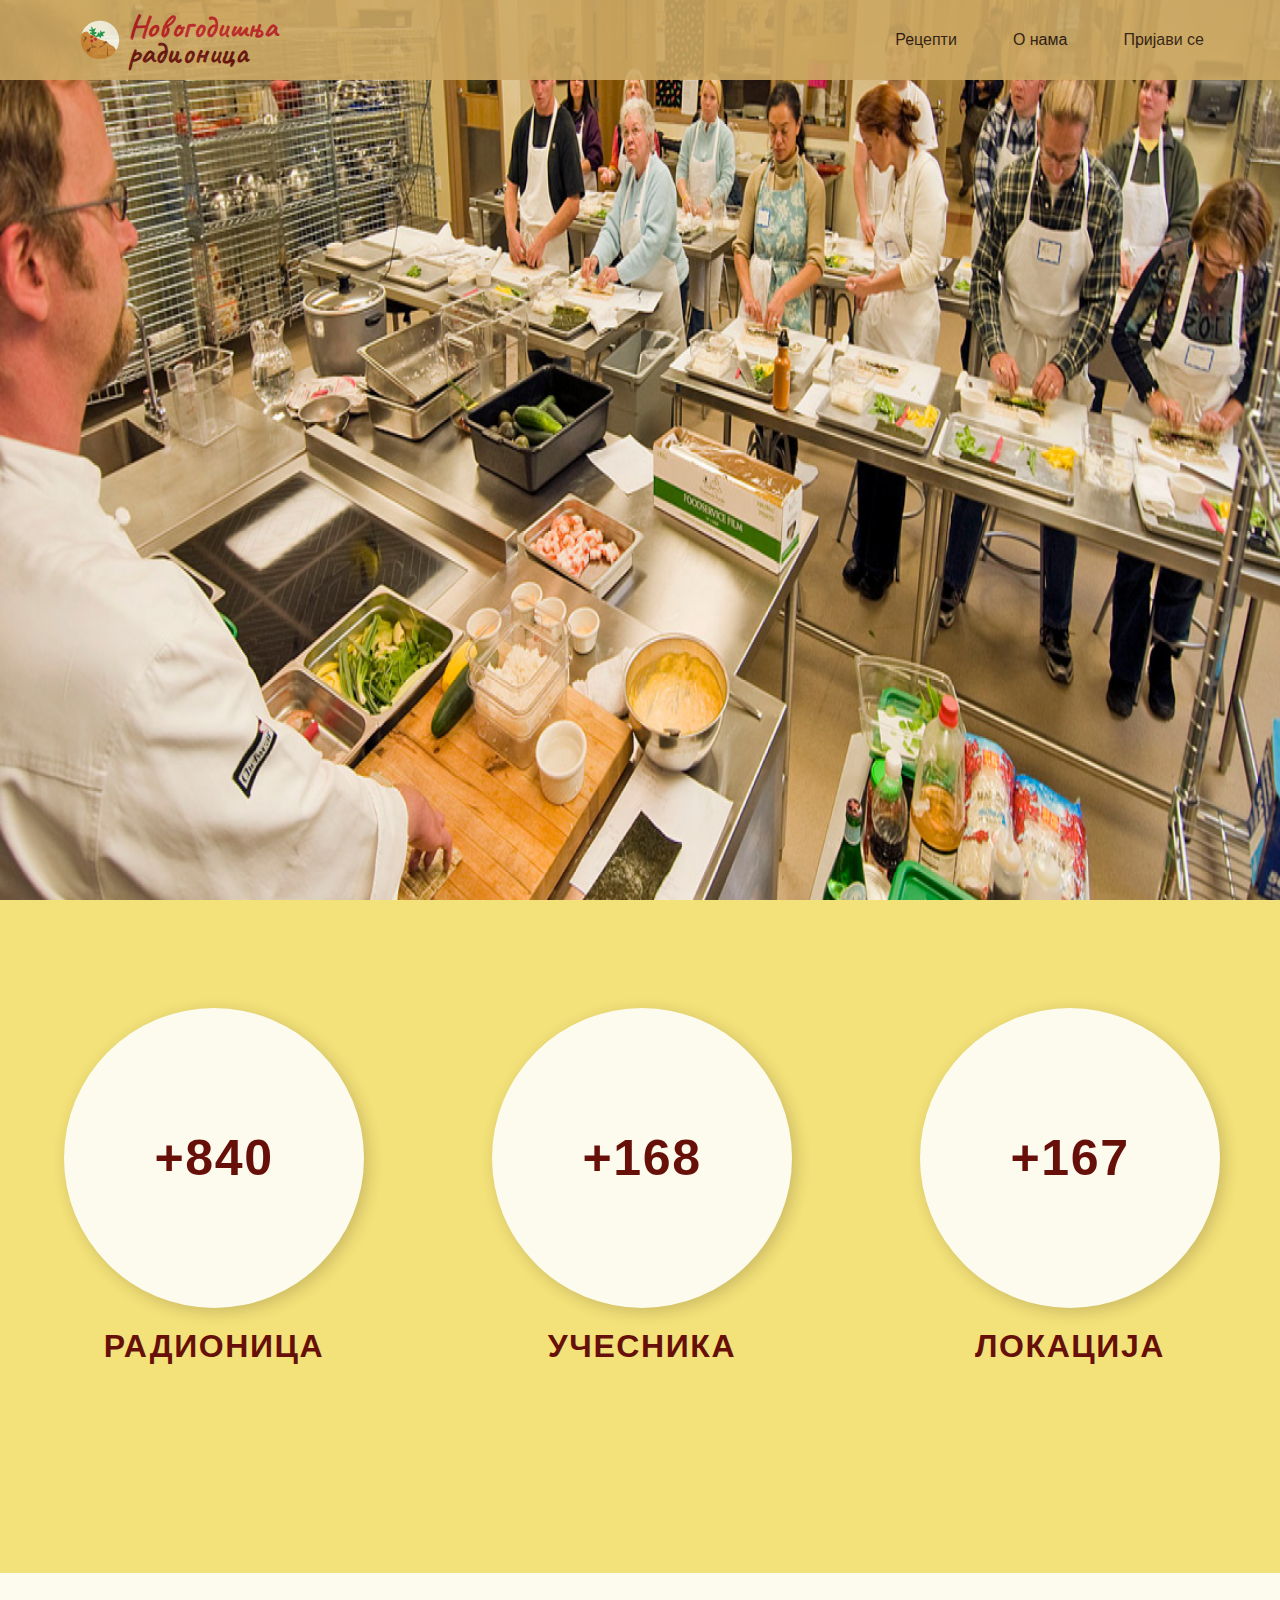
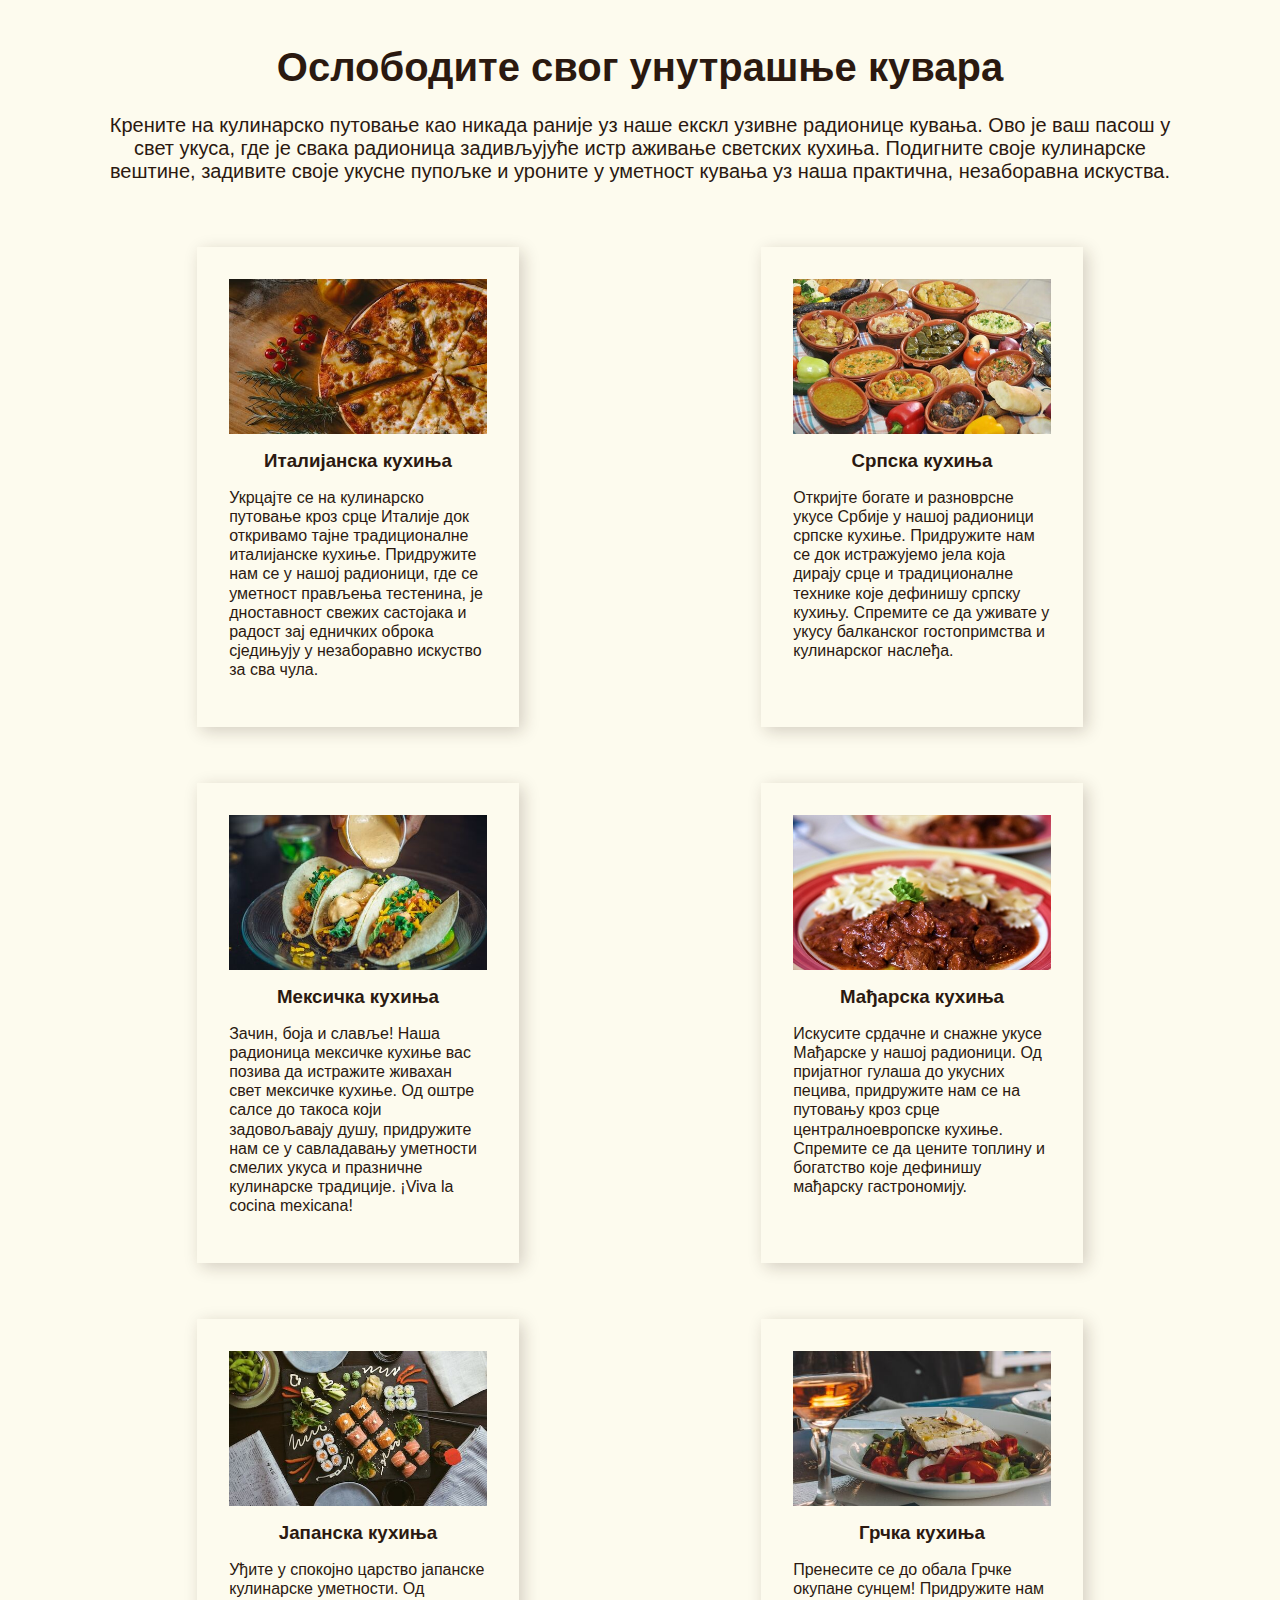
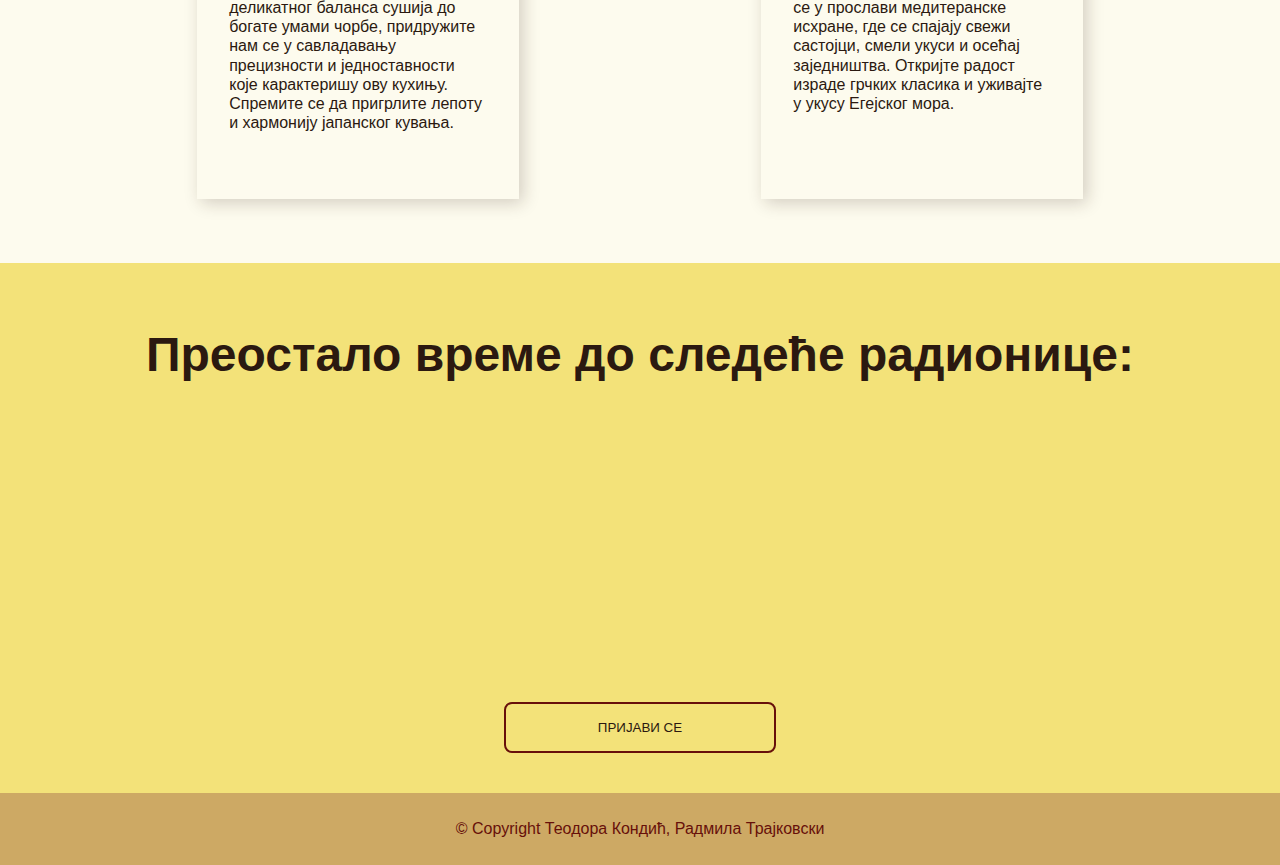
<file: index.html>
<!DOCTYPE html>
<html lang="en">
  <head>
    <meta charset="UTF-8" />
    <meta name="viewport" content="width=device-width, initial-scale=1.0" />
    <title>Novogodišnja</title>
    <link rel="icon" href="slike/Logo.svg" />
    <link rel="stylesheet" href="index.css" />
    <link rel="preconnect" href="https://fonts.googleapis.com" />
    <link rel="preconnect" href="https://fonts.gstatic.com" crossorigin />
    <link
      href="https://fonts.googleapis.com/css2?family=Caveat:wght@400;500&display=swap"
      rel="stylesheet"
    />
  </head>
  <body>
    <header>
      <a href="index.html">
        <img src="slike/Logo.svg" alt="Logo" id="logo" />
        <h1>Новогодишња<br /><span>радионица</span></h1>
      </a>
      <nav>
        <a href="recepti.html" id="link">Рецепти</a>
        <a href="o nama.html">О нама</a>
        <a href="prijava.html">Пријави се</a>
      </nav>
    </header>
    <img id="baner" src="slike/baner.png" alt="" />
    <div class="sinise">
      <div class="sinisa">
        <div class="kruzic">
          <span> + </span>

          <span data-target="1000" class="count">0</span>
        </div>
        <span>РАДИОНИЦА</span>
      </div>

      <div class="sinisa">
        <div class="kruzic">
          <span> + </span>
          <span data-target="300" class="count">0</span>
        </div>

        <span>УЧЕСНИКА</span>
      </div>
      <div class="sinisa">
        <div class="kruzic">
          <span> + </span>
          <span data-target="200" class="count">0</span>
        </div>
        <span>ЛОКАЦИЈА</span>
      </div>
    </div>
    <section>
      <div class="radnasl">
        <h1>Ослободите свог унутрашње куварa</h1>
        <p>
          Крените на кулинарско путовање као никада раније уз наше екскл узивне
          радионице кувања. Ово је ваш пасош у свет укуса, где је свака
          радионица задивљујуће истр аживање светских кухиња. Подигните своје
          кулинарске вештине, задивите своје укусне пупољке и уроните у уметност
          кувања уз наша практична, незаборавна искуства.
        </p>
      </div>

      <div class="radionice">
        <div class="radionica">
          <img src="slike/italijanska.jpg" alt="" />
          <h3>Италијанска кухиња</h3>
          <p>
            Укрцајте се на кулинарско путовање кроз срце Италије док откривамо
            тајне традиционалне италијанске кухиње. Придружите нам се у нашој
            радионици, где се уметност прављења тестенина, је дноставност свежих
            састојака и радост зај едничких оброка сједињују у незаборавно
            искуство за сва чула.
          </p>
        </div>

        <div class="radionica">
          <img src="slike/srpska.jpg" alt="" />
          <h3>Српска кухиња</h3>
          <p>
            Откријте богате и разноврсне укусе Србије у нашој радионици српске
            кухиње. Придружите нам се док истражујемо јела која дирају срце и
            традиционалне технике које дефинишу српску кухињу. Спремите се да
            уживате у укусу балканског гостопримства и кулинарског наслеђа.
          </p>
        </div>
        <div class="radionica">
          <img src="slike/meksicka.jpg" alt="" />
          <h3>Мексичка кухиња</h3>
          <p>
            Зачин, боја и славље! Наша радионица мексичке кухиње вас позива да
            истражите живахан свет мексичке кухиње. Од оштре салсе до такоса
            који задовољавају душу, придружите нам се у савладавању уметности
            смелих укуса и празничне кулинарске традиције. ¡Viva la cocina
            mexicana!
          </p>
        </div>
        <div class="radionica">
          <img src="slike/madjarska.jpg" alt="" />
          <h3>Мађарска кухиња</h3>
          <p>
            Искусите срдачне и снажне укусе Мађарске у нашој радионици. Од
            пријатног гулаша до укусних пецива, придружите нам се на путовању
            кроз срце централноевропске кухиње. Спремите се да цените топлину и
            богатство које дефинишу мађарску гастрономију.
          </p>
        </div>
        <div class="radionica">
          <img src="slike/japanska.jpg" alt="" />
          <h3>Јапанска кухиња</h3>
          <p>
            Уђите у спокојно царство јапанске кулинарске уметности. Од
            деликатног баланса сушија до богате умами чорбе, придружите нам се у
            савладавању прецизности и једноставности које карактеришу ову
            кухињу. Спремите се да пригрлите лепоту и хармонију јапанског
            кувања.
          </p>
        </div>
        <div class="radionica">
          <img src="slike/grcka.jpg" alt="" />
          <h3>Грчка кухињa</h3>
          <p>
            Пренесите се до обала Грчке окупане сунцем! Придружите нам се у
            прослави медитеранске исхране, где се спајају свежи састојци, смели
            укуси и осећај заједништва. Откријте радост израде грчких класика и
            уживајте у укусу Егејског мора.
          </p>
        </div>
      </div>
    </section>

    <section id="tajmer">
      <h1 id="txt">Преостало време до следеће радионице:</h1>

      <p id="vreme"></p>

      <button id="prijava">ПРИЈАВИ СЕ</button>
    </section>

    <div class="footer">
      <span id="copy">
        &copy Copyright Теодора Кондић, Радмила Трајковски
      </span>
    </div>

    <script src="app.js"></script>
  </body>
</html>
</file>
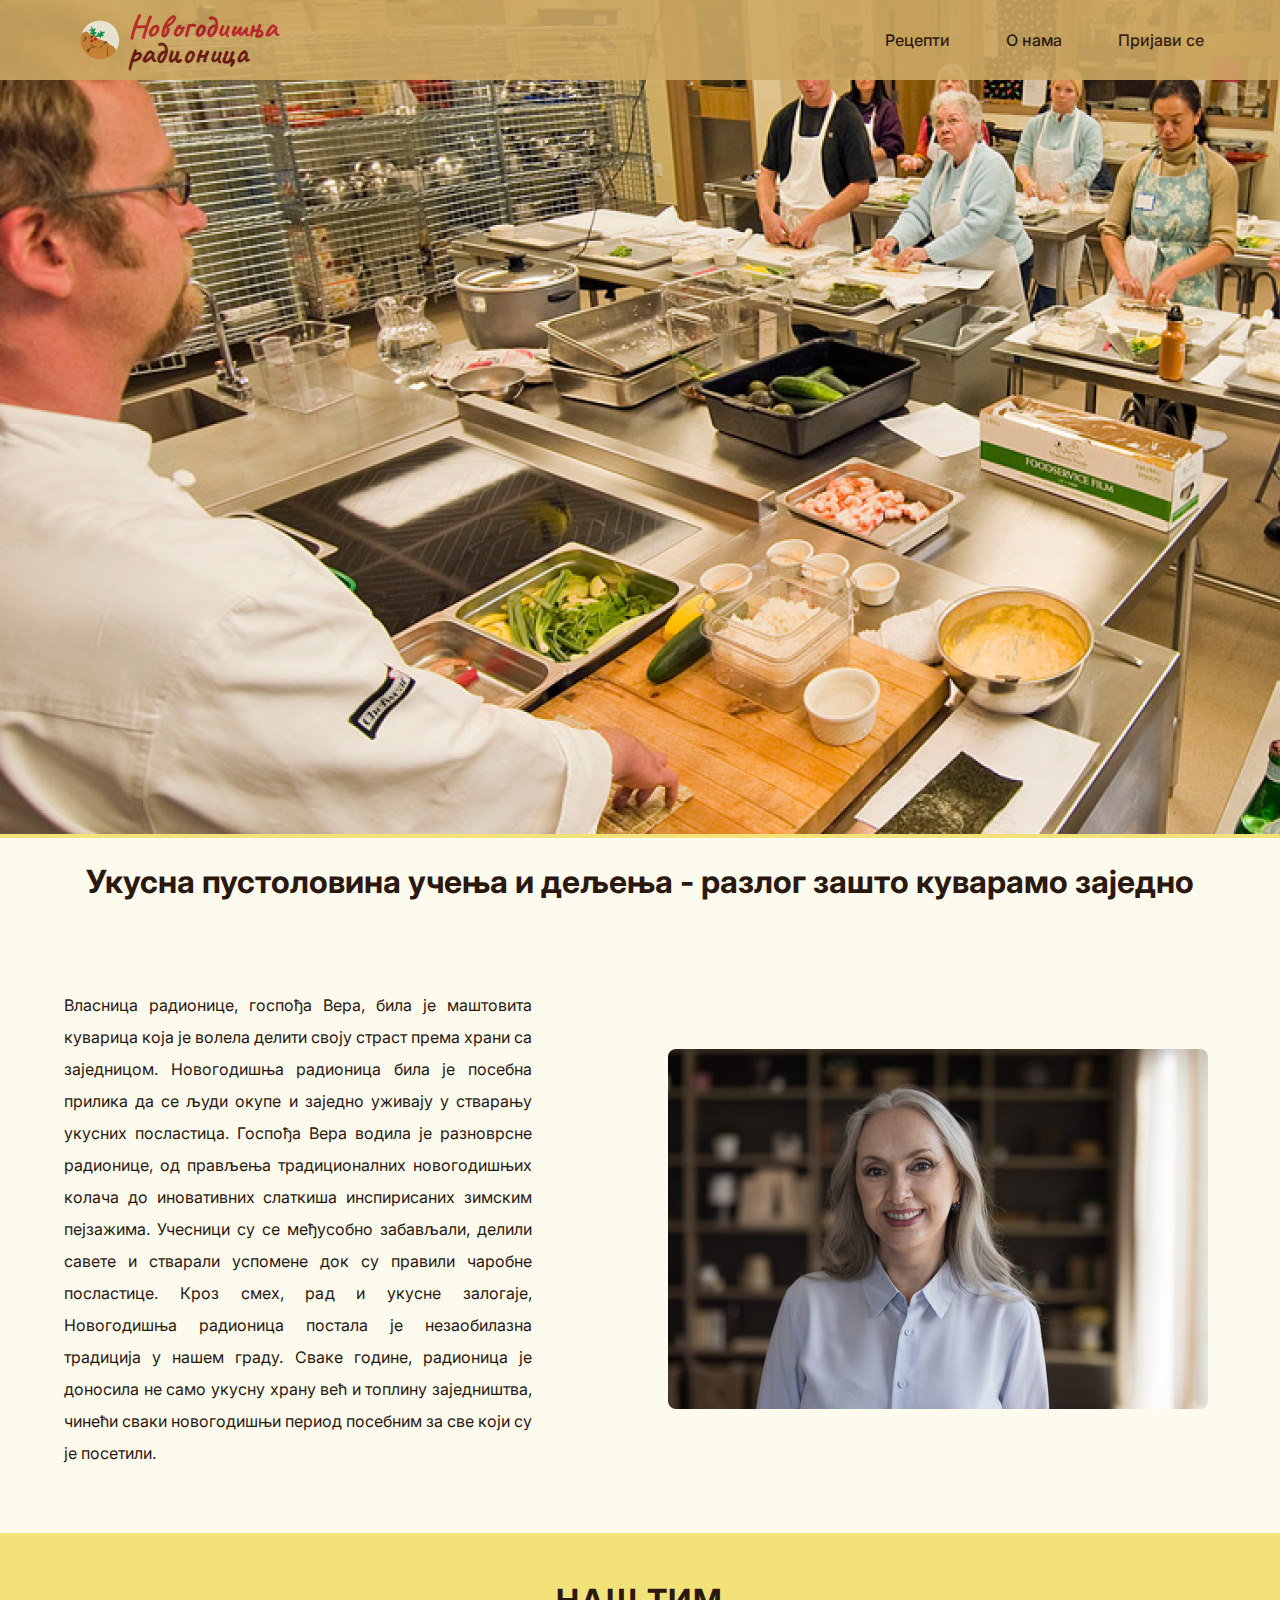
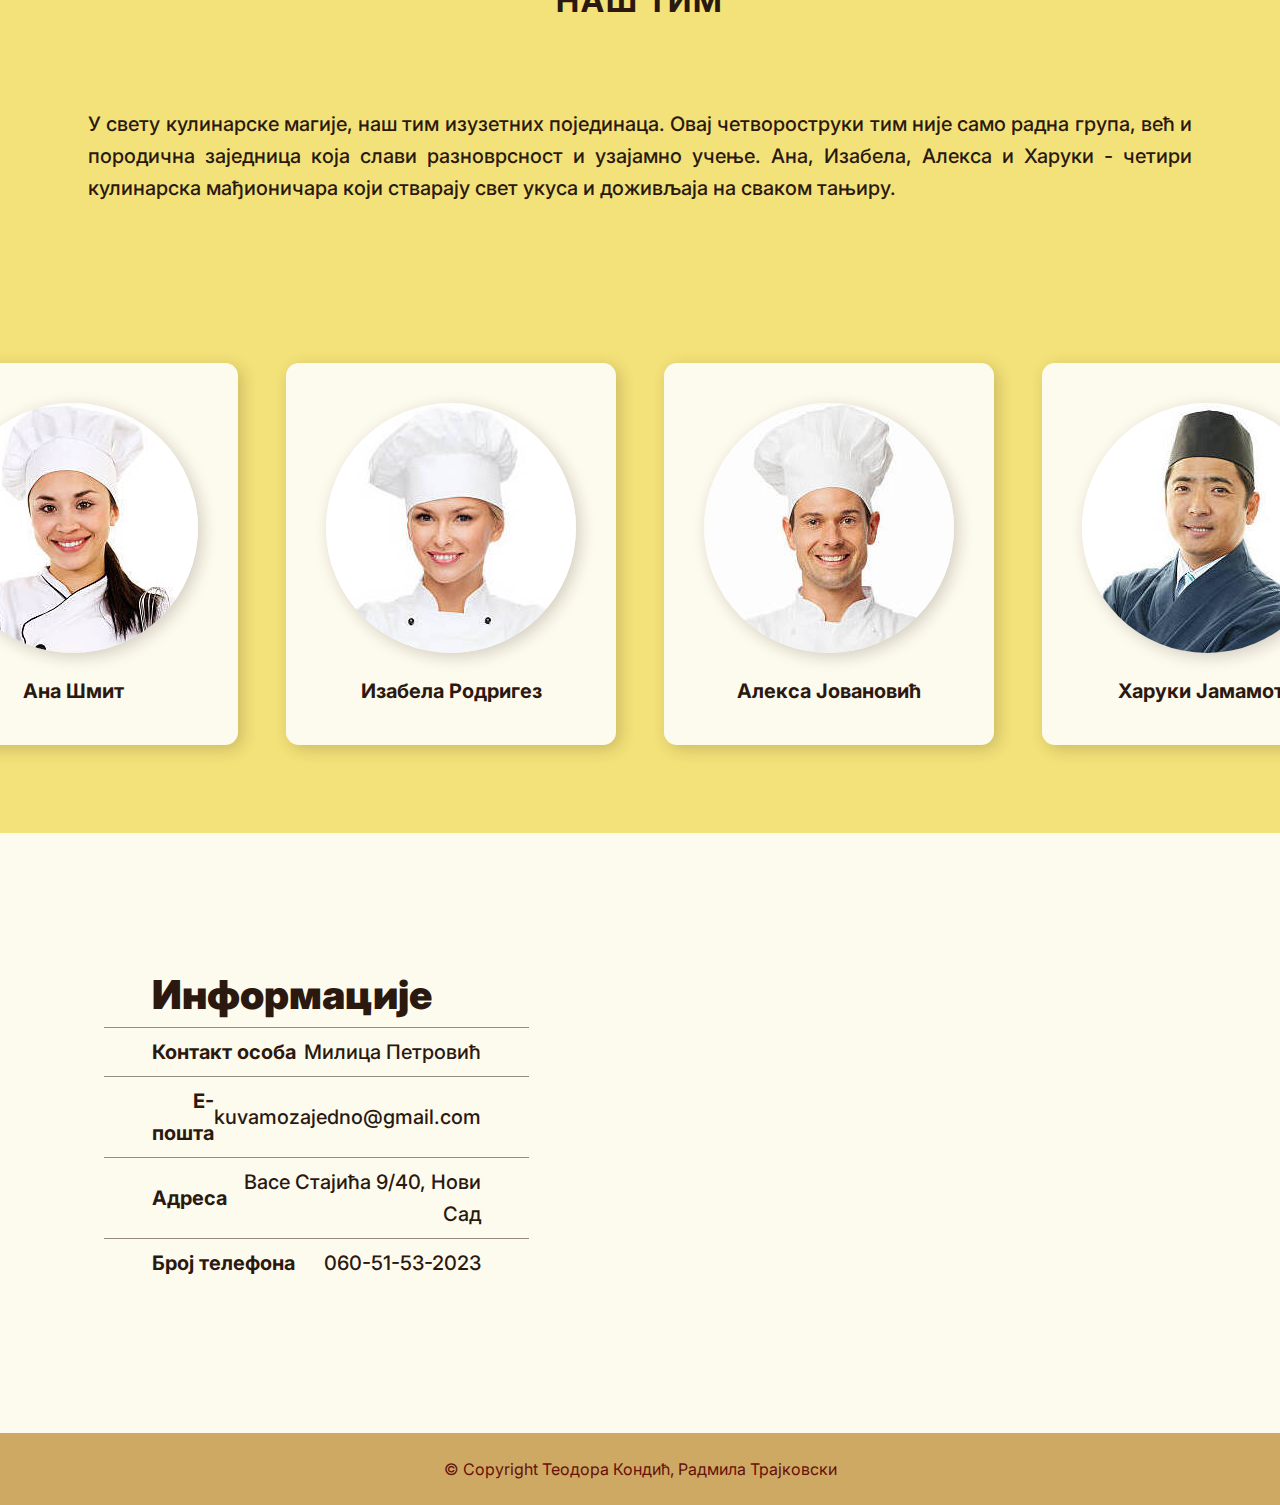
<file: o nama.html>
<!DOCTYPE html>
<html lang="en">
  <head>
    <meta charset="UTF-8" />
    <meta name="viewport" content="width=device-width, initial-scale=1.0" />
    <title>Document</title>
    <link rel="stylesheet" href="o nama.css" />
    <link rel="preconnect" href="https://fonts.googleapis.com" />
    <link rel="preconnect" href="https://fonts.gstatic.com" crossorigin />
    <link
      href="https://fonts.googleapis.com/css2?family=Caveat:wght@400;500&family=Headland+One&family=Inter:wght@300;400;700&display=swap"
      rel="stylesheet"
    />
  </head>
  <body>
    <header>
      <a href="index.html">
        <img src="slike/Logo.svg" alt="Logo" id="logo" />
        <h1>Новогодишња<br /><span>радионица</span></h1>
      </a>
      <nav>
        <a href="recepti.html">Рецепти</a>
        <a href="o nama.html">О нама</a>
        <a href="prijava.html">Пријави се</a>
      </nav>
    </header>
    <img src="slike/baner.png" alt="" />
    <section>
      <div class="onama">
        <h1>
          Укусна пустоловина учења и дељења - разлог зашто куварамо заједно
        </h1>
        <div>
          <p>
            Власница радионице, госпођа Вера, била је маштовита куварица која је
            волела делити своју страст према храни са заједницом. Новогодишња
            радионица била је посебна прилика да се људи окупе и заједно уживају
            у стварању укусних посластица. Госпођа Вера водила је разноврсне
            радионице, од прављења традиционалних новогодишњих колача до
            иновативних слаткиша инспирисаних зимским пејзажима. Учесници су се
            међусобно забављали, делили савете и стварали успомене док су
            правили чаробне посластице. Кроз смех, рад и укусне залогаје,
            Новогодишња радионица постала је незаобилазна традиција у нашем
            граду. Сваке године, радионица је доносила не само укусну храну већ
            и топлину заједништва, чинећи сваки новогодишњи период посебним за
            све који су је посетили.
          </p>
          <img src="slike/gospodja vera.jpg" />
        </div>
      </div>
    </section>

    <section id="osob">
      <h1 id="tim">НАШ ТИМ</h1>
      <p id="tim1">
        У свету кулинарске магије, наш тим изузетних појединаца. Овај
        четвороструки тим није само радна група, већ и породична заједница која
        слави разноврсност и узајамно учење. Ана, Изабела, Алекса и Харуки -
        четири кулинарска мађионичара који стварају свет укуса и доживљаја на
        сваком тањиру.
      </p>
      <div class="osobe">
        <div class="osoba">
          <img src="slike/osoba1.jpg" />
          <p class="h1">Ана Шмит</p>
        </div>
        <div class="osoba">
          <img src="slike/osoba2.jpg" />
          <p class="h1">Изабела Родригез</p>
        </div>
        <div class="osoba">
          <img src="slike/osoba3.jpg" />
          <p class="h1">Алекса Јовановић</p>
        </div>
        <div class="osoba">
          <img src="slike/osoba4.jpg" />
          <p class="h1">Харуки Јамамото</p>
        </div>
      </div>
    </section>
    <section>
      <div class="mapa">
        <div id="adresa">
          <h1 id="info1"><b>Информације</b></h1>
          <div class="info">
            <p><b>Контакт особа</b></p>
            <p>Милица Петровић</p>
          </div>
          <div class="info">
            <p><b>E-пошта</b></p>
            <p>kuvamozajedno@gmail.com</p>
          </div>
          <div class="info">
            <p><b>Адреса</b></p>
            <p>Васе Стајића 9/40, Нови Сад</p>
          </div>
          <div class="info">
            <p><b>Број телефона</b></p>
            <p>060-51-53-2023</p>
          </div>
        </div>
        <iframe
          src="https://www.google.com/maps/embed?pb=!1m18!1m12!1m3!1d2808.834285654371!2d19.84164917674176!3d45.25114367107135!2m3!1f0!2f0!3f0!3m2!1i1024!2i768!4f13.1!3m3!1m2!1s0x475b106bbdd6b439%3A0xba2860284808d7ef!2z0JLQsNGB0LUg0KHRgtCw0ZjQuNGb0LAgOSwg0J3QvtCy0Lgg0KHQsNC0IDIxMDAw!5e0!3m2!1ssr!2srs!4v1704968177559!5m2!1ssr!2srs"
          width="1000"
          height="600"
          style="border: 0"
          allowfullscreen=""
          loading="lazy"
          referrerpolicy="no-referrer-when-downgrade"
        ></iframe>
      </div>
    </section>

    <div class="footer">
      <span id="copy">&copy Copyright Теодора Кондић, Радмила Трајковски </span>
    </div>
  </body>
</html>
</file>
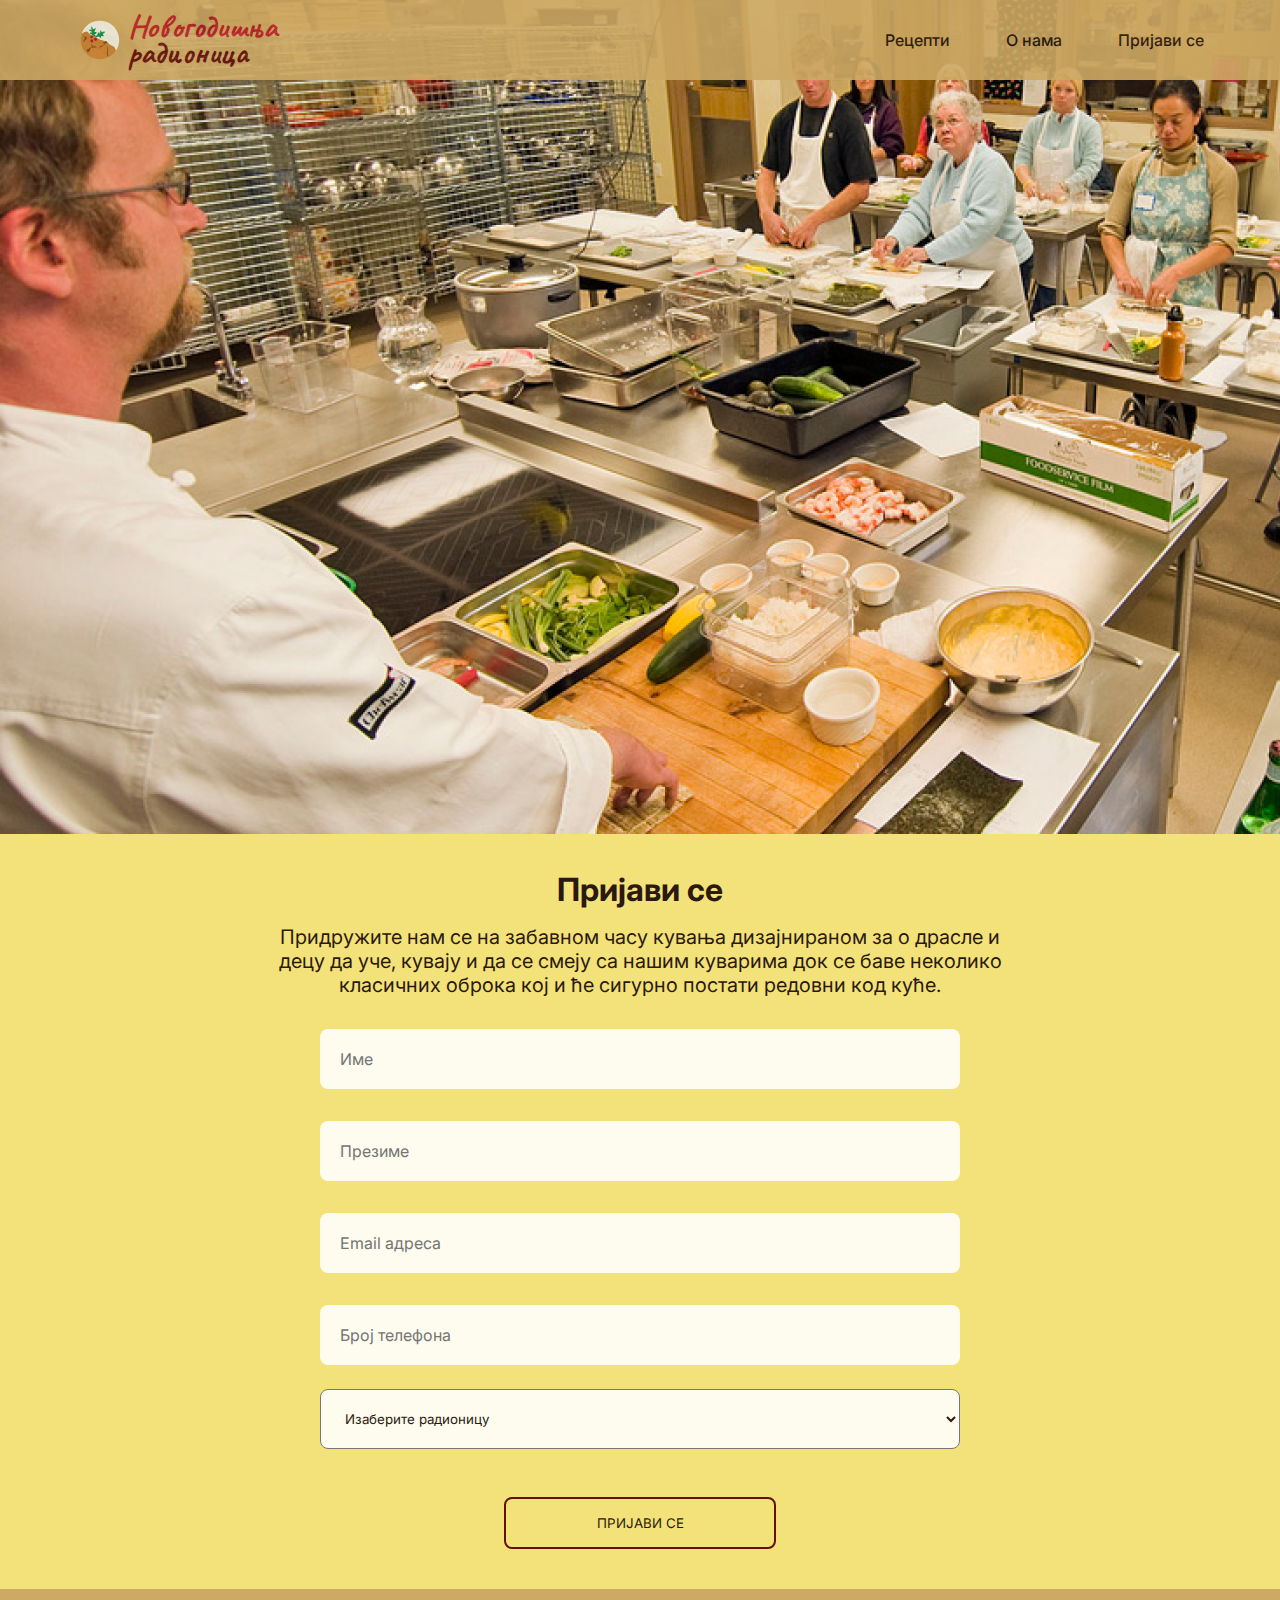
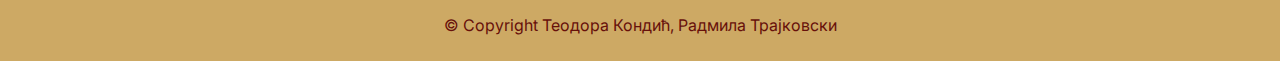
<file: prijava.html>
<!DOCTYPE html>
<html>
  <head>
    <meta charset="UTF-8" />
    <meta name="viewport" content="width=device-width, initial-scale=1.0" />
    <title>Novogodisnja radionica</title>

    <link rel="icon" href="slike/Logo.svg" />
    <link rel="stylesheet" href="prijava.css" />

    <link rel="preconnect" href="https://fonts.googleapis.com" />
    <link rel="preconnect" href="https://fonts.gstatic.com" crossorigin />
    <link
      href="https://fonts.googleapis.com/css2?family=Caveat:wght@400;500&family=Headland+One&family=Inter:wght@300;400;700&display=swap"
      rel="stylesheet"
    />
  </head>

  <body>
    <header>
      <a href="index.html">
        <img src="slike/Logo.svg" alt="Logo" id="logo" />
        <h1>Новогодишња<br /><span>радионица</span></h1>
      </a>
      <nav>
        <a href="recepti.html">Рецепти</a>
        <a href="o nama.html">О нама</a>
        <a href="prijava.html">Пријави се</a>
      </nav>
    </header>
    <img src="slike/baner.png" alt="" />
    <div class="forma">
      <h1 id="prijaviSe">Пријави се</h1>
      <p>
        Придружите нам се на забавном часу кувања дизајнираном за о драсле и
        децу да уче, кувају и да се смеју са нашим куварима док се баве неколико
        класичних оброка кој и ће сигурно постати редовни код куће.
      </p>
      <form>
        <input type="text" placeholder="Име" required />
        <input type="text" placeholder="Презиме" required />

        <input type="email" placeholder="Email адреса" />
        <input type="phone" placeholder="Број телефона" />

        <select name="radionica" id="radionica">
          <option value="">Изаберите радионицу</option>
          <option value="nr">Новогодишња радионица</option>
          <option value="ik">Италијанска кухиња</option>
          <option value="mk">Мексичка кухиња</option>
          <option value="kv">Коктел вече</option>
        </select>
        <button id="prijava">ПРИЈАВИ СЕ</button>
      </form>
    </div>
    <div id="myModal" class="modal">
      <div class="modal-content">
        <div class="sadrzaj">
          <h1>Успешна пријава!</h1>
          <svg
            width="90"
            height="90"
            viewBox="0 0 1024 1024"
            fill="none"
            xmlns="http://www.w3.org/2000/svg"
          >
            <path
              d="M512 0C229.232 0 0 229.232 0 512C0 794.784 229.232 1024 512 1024C794.784 1024 1024 794.784 1024 512C1024 229.232 794.784 0 512 0ZM512 961.008C264.976 961.008 64 759.024 64 511.998C64 264.974 264.976 63.998 512 63.998C759.024 63.998 960 264.975 960 511.998C960 759.021 759.024 961.008 512 961.008ZM716.336 324.656L415.935 626.944L280.655 491.664C268.159 479.168 247.903 479.168 235.391 491.664C222.895 504.16 222.895 524.416 235.391 536.912L393.775 695.312C406.271 707.792 426.527 707.792 439.039 695.312C440.479 693.872 441.712 692.303 442.832 690.672L761.616 369.919C774.096 357.423 774.096 337.167 761.616 324.656C749.104 312.16 728.848 312.16 716.336 324.656Z"
              fill="#0FA958"
            />
          </svg>
          <p>
            Хвала на поверењу. <br />
            Радујемo се будућој сарадњи и приликама које долазе.
          </p>
        </div>
      </div>
    </div>
    <div class="footer">
      <span id="copy">&copy Copyright Теодора Кондић, Радмила Трајковски </span>
    </div>
  </body>
</html>
<script src="prijava.js"></script>
</file>
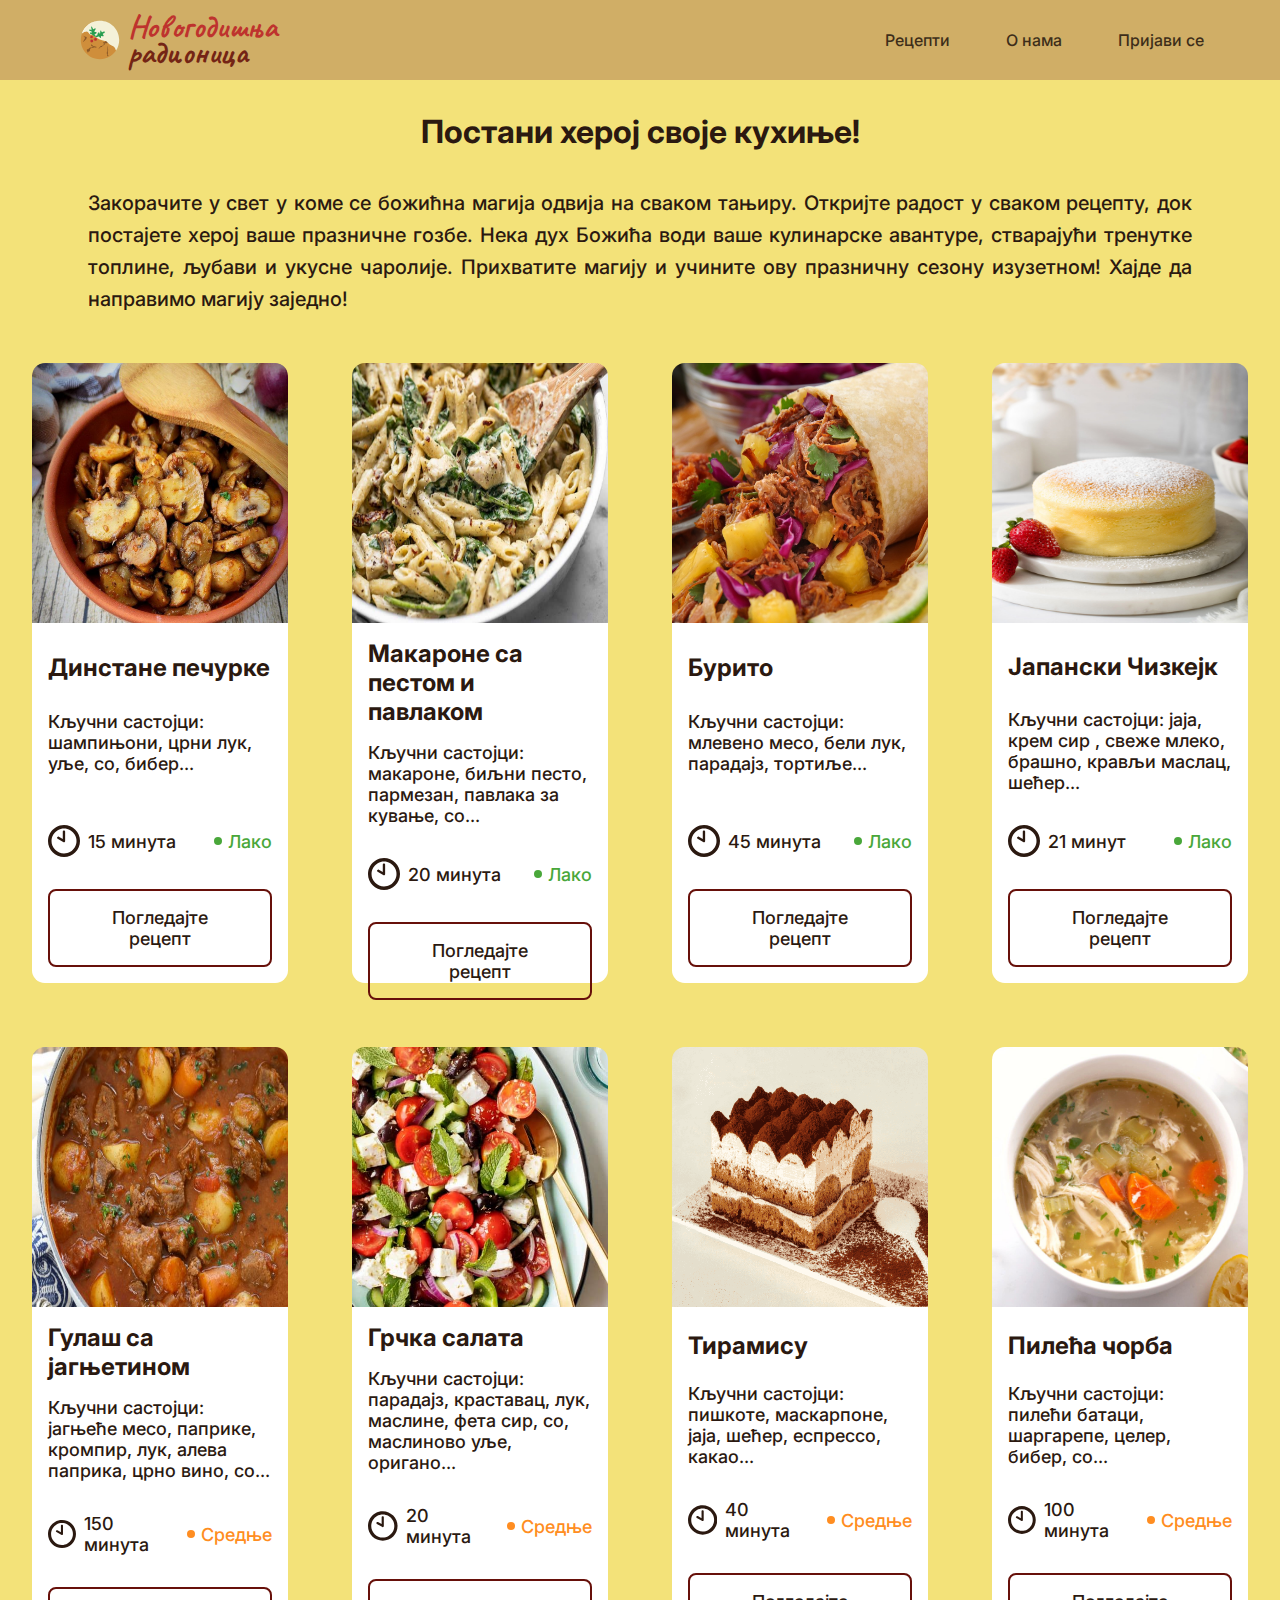
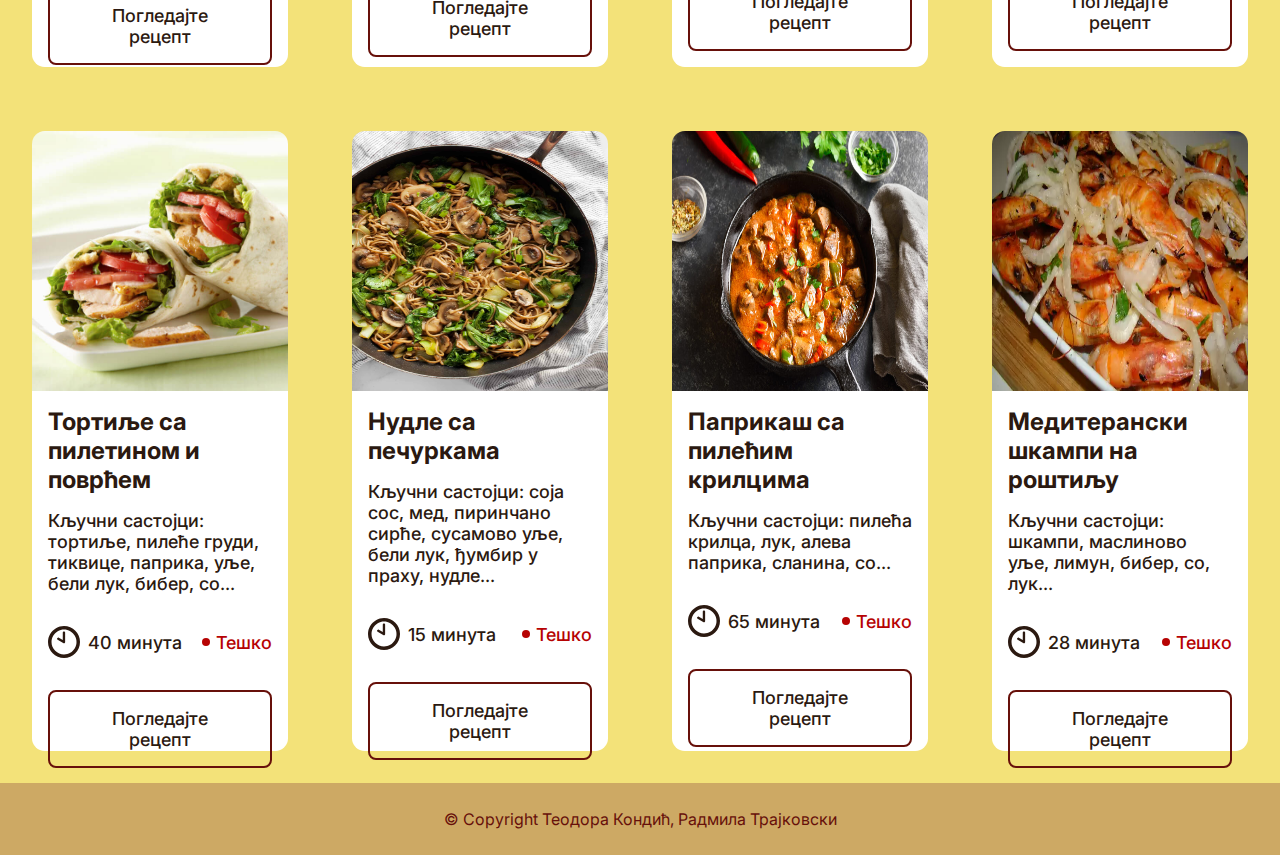
<file: recepti.html>
<!DOCTYPE html>
<html lang="en">
  
  <head>
    <meta charset="UTF-8" />
    <link rel="icon" href="slike/Logo.svg" />
    <link rel="stylesheet" href="recepti.css" />
    <meta name="viewport" content="width=device-width, initial-scale=1.0"
    />
    <link rel="preconnect" href="https://fonts.googleapis.com" />
    <link rel="preconnect" href="https://fonts.gstatic.com" crossorigin />
    <link href="https://fonts.googleapis.com/css2?family=Caveat:wght@400;500&family=Headland+One&family=Inter:wght@300;400;700&display=swap"
    rel="stylesheet" />
    <title>
      Рецепти
    </title>
  </head>
  
  <body>
    <header>
      <a href="index.html">
        <img src="slike/Logo.svg" alt="Logo" id="logo" />
        <h1>
          Новогодишња
          <br />
          <span>
            радионица
          </span>
        </h1>
      </a>
      <nav>
        <a href="recepti.html">
          Рецепти
        </a>
        <a href="o nama.html">
          О нама
        </a>
        <a href="prijava.html">
          Пријави се
        </a>
      </nav>
    </header>
    <div class="main">
      <div class="h">
        <h1>
          Постани херој своје кухиње!
        </h1>
        <br />
        <span id="tekst">
          Закорачите у свет у коме се божићна магија одвија на сваком тањиру. Откријте
          радост у сваком рецепту, док постајете херој ваше празничне гозбе. Нека
          дух Божића води ваше кулинарске авантуре, стварајући тренутке топлине,
          љубави и укусне чаролије. Прихватите магију и учините ову празничну сезону
          изузетном! Хајде да направимо магију заједно!
        </span>
      </div>
      <div class="kartice">
        <div class="kartica">
          <img src="slike/pecurke.png" alt="" />
          <div class="donjiDeo">
            <div class="naslov">
              <h2>
                Динстане печурке
              </h2>
            </div>
            <div class="sastojci">
              <span>
                Кључни састојци: шампињони, црни лук, уље, со, бибер...
              </span>
            </div>
            <div class="sve">
              <div class="vreme">
                <div class="vr1">
                  <svg width="32" height="32" viewBox="0 0 32 32" fill="none" xmlns="http://www.w3.org/2000/svg">
                    <path d="M0 16.0284C0 13.1297 0.72469 10.4441 2.15986 7.98579C3.59503 5.52753 5.54174 3.58082 8 2.14565C10.4583 0.710479 13.1297 0 16.0142 0C18.1741 0 20.2487 0.426288 22.2238 1.26465C24.1989 2.10302 25.8899 3.254 27.325 4.67496C28.7602 6.09591 29.897 7.80107 30.7353 9.79041C31.5737 11.7798 32 13.8401 32 16.0284C32 18.1883 31.5737 20.2629 30.7353 22.238C29.897 24.2131 28.746 25.9183 27.325 27.3393C25.9041 28.7602 24.1989 29.897 22.2238 30.7353C20.2487 31.5737 18.1883 32 16.0142 32C13.8401 32 11.7513 31.5737 9.7762 30.7353C7.80107 29.897 6.09591 28.746 4.66075 27.325C3.22558 25.9041 2.10302 24.1989 1.25044 22.238C0.397868 20.2771 0 18.2025 0 16.0284ZM3.52398 16.0284C3.52398 19.3961 4.746 22.3233 7.20426 24.8099C9.66252 27.2682 12.5897 28.4902 16.0142 28.4902C18.2593 28.4902 20.3481 27.9361 22.2522 26.8135C24.1563 25.6909 25.6909 24.1847 26.8135 22.2664C27.9361 20.3481 28.5044 18.2735 28.5044 16.0284C28.5044 13.7833 27.9361 11.6945 26.8135 9.7762C25.6909 7.8579 24.1705 6.33748 22.2522 5.21492C20.3339 4.09236 18.2593 3.53819 16.0142 3.53819C13.7691 3.53819 11.6803 4.09236 9.7762 5.21492C7.87211 6.33748 6.33748 7.8579 5.20071 9.7762C4.06394 11.6945 3.52398 13.7833 3.52398 16.0284ZM9.09414 13.1012C9.04651 12.9535 9.03075 12.7973 9.04789 12.643C9.06504 12.4887 9.1147 12.3398 9.19361 12.206C9.34991 11.9218 9.59148 11.7371 9.9183 11.6377C10.2451 11.5382 10.5435 11.5808 10.8277 11.7371L14.778 13.968V6.56483C14.778 6.23801 14.8917 5.95382 15.119 5.72647C15.3464 5.49911 15.6306 5.38544 15.9574 5.38544C16.2842 5.38544 16.5684 5.49911 16.7957 5.72647C17.0231 5.95382 17.1368 6.23801 17.1368 6.56483V16.0426C17.1368 16.3694 17.0231 16.6536 16.7957 16.881C16.5684 17.1083 16.2842 17.222 15.9574 17.222C15.6618 17.2239 15.3769 17.1119 15.1616 16.9094L9.64831 13.8259C9.38168 13.6597 9.18468 13.4021 9.09414 13.1012Z"
                    fill="#2B1910" />
                  </svg>
                  <span>
                    15 минута
                  </span>
                </div>
                <div class="krug">
                  <svg width="12" height="12" viewBox="0 0 12 12" fill="none" xmlns="http://www.w3.org/2000/svg">
                    <circle cx="6" cy="6" r="6" fill="#49A73A" />
                  </svg>
                  <span id="lak">
                    Лако
                  </span>
                </div>
              </div>
            </div>
            <div class="dugme">
              <button>
                Погледајте рецепт
              </button>
            </div>
          </div>
        </div>
        <div class="kartica">
          <img src="slike/makaroni.jpg" alt="" />
          <div class="donjiDeo">
            <div class="naslov">
              <h2>
                Макароне са пестом и павлаком
              </h2>
            </div>
            <div class="sastojci">
              <span>
                Кључни састојци: макароне, биљни песто, пармезан, павлака за кување, со...
              </span>
            </div>
            <div class="sve">
              <div class="vreme">
                <div class="vr1">
                  <svg width="32" height="32" viewBox="0 0 32 32" fill="none" xmlns="http://www.w3.org/2000/svg">
                    <path d="M0 16.0284C0 13.1297 0.72469 10.4441 2.15986 7.98579C3.59503 5.52753 5.54174 3.58082 8 2.14565C10.4583 0.710479 13.1297 0 16.0142 0C18.1741 0 20.2487 0.426288 22.2238 1.26465C24.1989 2.10302 25.8899 3.254 27.325 4.67496C28.7602 6.09591 29.897 7.80107 30.7353 9.79041C31.5737 11.7798 32 13.8401 32 16.0284C32 18.1883 31.5737 20.2629 30.7353 22.238C29.897 24.2131 28.746 25.9183 27.325 27.3393C25.9041 28.7602 24.1989 29.897 22.2238 30.7353C20.2487 31.5737 18.1883 32 16.0142 32C13.8401 32 11.7513 31.5737 9.7762 30.7353C7.80107 29.897 6.09591 28.746 4.66075 27.325C3.22558 25.9041 2.10302 24.1989 1.25044 22.238C0.397868 20.2771 0 18.2025 0 16.0284ZM3.52398 16.0284C3.52398 19.3961 4.746 22.3233 7.20426 24.8099C9.66252 27.2682 12.5897 28.4902 16.0142 28.4902C18.2593 28.4902 20.3481 27.9361 22.2522 26.8135C24.1563 25.6909 25.6909 24.1847 26.8135 22.2664C27.9361 20.3481 28.5044 18.2735 28.5044 16.0284C28.5044 13.7833 27.9361 11.6945 26.8135 9.7762C25.6909 7.8579 24.1705 6.33748 22.2522 5.21492C20.3339 4.09236 18.2593 3.53819 16.0142 3.53819C13.7691 3.53819 11.6803 4.09236 9.7762 5.21492C7.87211 6.33748 6.33748 7.8579 5.20071 9.7762C4.06394 11.6945 3.52398 13.7833 3.52398 16.0284ZM9.09414 13.1012C9.04651 12.9535 9.03075 12.7973 9.04789 12.643C9.06504 12.4887 9.1147 12.3398 9.19361 12.206C9.34991 11.9218 9.59148 11.7371 9.9183 11.6377C10.2451 11.5382 10.5435 11.5808 10.8277 11.7371L14.778 13.968V6.56483C14.778 6.23801 14.8917 5.95382 15.119 5.72647C15.3464 5.49911 15.6306 5.38544 15.9574 5.38544C16.2842 5.38544 16.5684 5.49911 16.7957 5.72647C17.0231 5.95382 17.1368 6.23801 17.1368 6.56483V16.0426C17.1368 16.3694 17.0231 16.6536 16.7957 16.881C16.5684 17.1083 16.2842 17.222 15.9574 17.222C15.6618 17.2239 15.3769 17.1119 15.1616 16.9094L9.64831 13.8259C9.38168 13.6597 9.18468 13.4021 9.09414 13.1012Z"
                    fill="#2B1910" />
                  </svg>
                  <span>
                    20 минута
                  </span>
                </div>
                <div class="krug">
                  <svg width="12" height="12" viewBox="0 0 12 12" fill="none" xmlns="http://www.w3.org/2000/svg">
                    <circle cx="6" cy="6" r="6" fill="#49A73A" />
                  </svg>
                  <span id="lak">
                    Лако
                  </span>
                </div>
              </div>
            </div>
            <div class="dugme">
              <button>
                Погледајте рецепт
              </button>
            </div>
          </div>
        </div>
        <div class="kartica">
          <img src="slike/burito.jpeg" alt="" />
          <div class="donjiDeo">
            <div class="naslov">
              <h2>
                Бурито
              </h2>
              
            </div>
            <div class="sastojci">
              <span>
                Кључни састојци: млевено месо, бели лук, парадајз, тортиље...
              </span>
            </div>
            <div class="sve">
              <div class="vreme">
                <div class="vr1">
                  <svg width="32" height="32" viewBox="0 0 32 32" fill="none" xmlns="http://www.w3.org/2000/svg">
                    <path d="M0 16.0284C0 13.1297 0.72469 10.4441 2.15986 7.98579C3.59503 5.52753 5.54174 3.58082 8 2.14565C10.4583 0.710479 13.1297 0 16.0142 0C18.1741 0 20.2487 0.426288 22.2238 1.26465C24.1989 2.10302 25.8899 3.254 27.325 4.67496C28.7602 6.09591 29.897 7.80107 30.7353 9.79041C31.5737 11.7798 32 13.8401 32 16.0284C32 18.1883 31.5737 20.2629 30.7353 22.238C29.897 24.2131 28.746 25.9183 27.325 27.3393C25.9041 28.7602 24.1989 29.897 22.2238 30.7353C20.2487 31.5737 18.1883 32 16.0142 32C13.8401 32 11.7513 31.5737 9.7762 30.7353C7.80107 29.897 6.09591 28.746 4.66075 27.325C3.22558 25.9041 2.10302 24.1989 1.25044 22.238C0.397868 20.2771 0 18.2025 0 16.0284ZM3.52398 16.0284C3.52398 19.3961 4.746 22.3233 7.20426 24.8099C9.66252 27.2682 12.5897 28.4902 16.0142 28.4902C18.2593 28.4902 20.3481 27.9361 22.2522 26.8135C24.1563 25.6909 25.6909 24.1847 26.8135 22.2664C27.9361 20.3481 28.5044 18.2735 28.5044 16.0284C28.5044 13.7833 27.9361 11.6945 26.8135 9.7762C25.6909 7.8579 24.1705 6.33748 22.2522 5.21492C20.3339 4.09236 18.2593 3.53819 16.0142 3.53819C13.7691 3.53819 11.6803 4.09236 9.7762 5.21492C7.87211 6.33748 6.33748 7.8579 5.20071 9.7762C4.06394 11.6945 3.52398 13.7833 3.52398 16.0284ZM9.09414 13.1012C9.04651 12.9535 9.03075 12.7973 9.04789 12.643C9.06504 12.4887 9.1147 12.3398 9.19361 12.206C9.34991 11.9218 9.59148 11.7371 9.9183 11.6377C10.2451 11.5382 10.5435 11.5808 10.8277 11.7371L14.778 13.968V6.56483C14.778 6.23801 14.8917 5.95382 15.119 5.72647C15.3464 5.49911 15.6306 5.38544 15.9574 5.38544C16.2842 5.38544 16.5684 5.49911 16.7957 5.72647C17.0231 5.95382 17.1368 6.23801 17.1368 6.56483V16.0426C17.1368 16.3694 17.0231 16.6536 16.7957 16.881C16.5684 17.1083 16.2842 17.222 15.9574 17.222C15.6618 17.2239 15.3769 17.1119 15.1616 16.9094L9.64831 13.8259C9.38168 13.6597 9.18468 13.4021 9.09414 13.1012Z"
                    fill="#2B1910" />
                  </svg>
                  <span>
                    45 минута
                  </span>
                </div>
                <div class="krug">
                  <svg width="12" height="12" viewBox="0 0 12 12" fill="none" xmlns="http://www.w3.org/2000/svg">
                    <circle cx="6" cy="6" r="6" fill="#49A73A" />
                  </svg>
                  <span id="lak">
                    Лако
                  </span>
                </div>
              </div>
            </div>
            <div class="dugme">
              <button>
                Погледајте рецепт
              </button>
            </div>
          </div>
        </div>
        <div class="kartica">
          <img src="slike/japanski cizkejk.jpg" alt="" />
          <div class="donjiDeo">
            <div class="naslov">
              <h2>
                Јапански Чизкејк
              </h2>
            </div>
            <div class="sastojci">
              <span>
                Кључни састојци: јаја, крем сир , свеже млеко, брашно, крављи маслац, шећер...
              </span>
            </div>
            <div class="sve">
              <div class="vreme">
                <div class="vr1">
                  <svg width="32" height="32" viewBox="0 0 32 32" fill="none" xmlns="http://www.w3.org/2000/svg">
                    <path d="M0 16.0284C0 13.1297 0.72469 10.4441 2.15986 7.98579C3.59503 5.52753 5.54174 3.58082 8 2.14565C10.4583 0.710479 13.1297 0 16.0142 0C18.1741 0 20.2487 0.426288 22.2238 1.26465C24.1989 2.10302 25.8899 3.254 27.325 4.67496C28.7602 6.09591 29.897 7.80107 30.7353 9.79041C31.5737 11.7798 32 13.8401 32 16.0284C32 18.1883 31.5737 20.2629 30.7353 22.238C29.897 24.2131 28.746 25.9183 27.325 27.3393C25.9041 28.7602 24.1989 29.897 22.2238 30.7353C20.2487 31.5737 18.1883 32 16.0142 32C13.8401 32 11.7513 31.5737 9.7762 30.7353C7.80107 29.897 6.09591 28.746 4.66075 27.325C3.22558 25.9041 2.10302 24.1989 1.25044 22.238C0.397868 20.2771 0 18.2025 0 16.0284ZM3.52398 16.0284C3.52398 19.3961 4.746 22.3233 7.20426 24.8099C9.66252 27.2682 12.5897 28.4902 16.0142 28.4902C18.2593 28.4902 20.3481 27.9361 22.2522 26.8135C24.1563 25.6909 25.6909 24.1847 26.8135 22.2664C27.9361 20.3481 28.5044 18.2735 28.5044 16.0284C28.5044 13.7833 27.9361 11.6945 26.8135 9.7762C25.6909 7.8579 24.1705 6.33748 22.2522 5.21492C20.3339 4.09236 18.2593 3.53819 16.0142 3.53819C13.7691 3.53819 11.6803 4.09236 9.7762 5.21492C7.87211 6.33748 6.33748 7.8579 5.20071 9.7762C4.06394 11.6945 3.52398 13.7833 3.52398 16.0284ZM9.09414 13.1012C9.04651 12.9535 9.03075 12.7973 9.04789 12.643C9.06504 12.4887 9.1147 12.3398 9.19361 12.206C9.34991 11.9218 9.59148 11.7371 9.9183 11.6377C10.2451 11.5382 10.5435 11.5808 10.8277 11.7371L14.778 13.968V6.56483C14.778 6.23801 14.8917 5.95382 15.119 5.72647C15.3464 5.49911 15.6306 5.38544 15.9574 5.38544C16.2842 5.38544 16.5684 5.49911 16.7957 5.72647C17.0231 5.95382 17.1368 6.23801 17.1368 6.56483V16.0426C17.1368 16.3694 17.0231 16.6536 16.7957 16.881C16.5684 17.1083 16.2842 17.222 15.9574 17.222C15.6618 17.2239 15.3769 17.1119 15.1616 16.9094L9.64831 13.8259C9.38168 13.6597 9.18468 13.4021 9.09414 13.1012Z"
                    fill="#2B1910" />
                  </svg>
                  <span>
                    21 минут
                  </span>
                </div>
                <div class="krug">
                  <svg width="12" height="12" viewBox="0 0 12 12" fill="none" xmlns="http://www.w3.org/2000/svg">
                    <circle cx="6" cy="6" r="6" fill="#49A73A" />
                  </svg>
                  <span id="lak">
                    Лако
                  </span>
                </div>
              </div>
            </div>
            <div class="dugme">
              <button>
                Погледајте рецепт
              </button>
            </div>
          </div>
        </div>
        <div class="kartica">
          <img src="slike/gulas.jpg" alt="" />
          <div class="donjiDeo">
            <div class="naslov">
              <h2>
                Гулаш са јагњетином
              </h2>
            </div>
            <div class="sastojci">
              <span>
                Кључни састојци: јагњеће месо, паприке, кромпир, лук, алева паприка, црно вино, со...
              </span>
            </div>
            <div class="sve">
              <div class="vreme">
                <div class="vr1">
                  <svg width="32" height="32" viewBox="0 0 32 32" fill="none" xmlns="http://www.w3.org/2000/svg">
                    <path d="M0 16.0284C0 13.1297 0.72469 10.4441 2.15986 7.98579C3.59503 5.52753 5.54174 3.58082 8 2.14565C10.4583 0.710479 13.1297 0 16.0142 0C18.1741 0 20.2487 0.426288 22.2238 1.26465C24.1989 2.10302 25.8899 3.254 27.325 4.67496C28.7602 6.09591 29.897 7.80107 30.7353 9.79041C31.5737 11.7798 32 13.8401 32 16.0284C32 18.1883 31.5737 20.2629 30.7353 22.238C29.897 24.2131 28.746 25.9183 27.325 27.3393C25.9041 28.7602 24.1989 29.897 22.2238 30.7353C20.2487 31.5737 18.1883 32 16.0142 32C13.8401 32 11.7513 31.5737 9.7762 30.7353C7.80107 29.897 6.09591 28.746 4.66075 27.325C3.22558 25.9041 2.10302 24.1989 1.25044 22.238C0.397868 20.2771 0 18.2025 0 16.0284ZM3.52398 16.0284C3.52398 19.3961 4.746 22.3233 7.20426 24.8099C9.66252 27.2682 12.5897 28.4902 16.0142 28.4902C18.2593 28.4902 20.3481 27.9361 22.2522 26.8135C24.1563 25.6909 25.6909 24.1847 26.8135 22.2664C27.9361 20.3481 28.5044 18.2735 28.5044 16.0284C28.5044 13.7833 27.9361 11.6945 26.8135 9.7762C25.6909 7.8579 24.1705 6.33748 22.2522 5.21492C20.3339 4.09236 18.2593 3.53819 16.0142 3.53819C13.7691 3.53819 11.6803 4.09236 9.7762 5.21492C7.87211 6.33748 6.33748 7.8579 5.20071 9.7762C4.06394 11.6945 3.52398 13.7833 3.52398 16.0284ZM9.09414 13.1012C9.04651 12.9535 9.03075 12.7973 9.04789 12.643C9.06504 12.4887 9.1147 12.3398 9.19361 12.206C9.34991 11.9218 9.59148 11.7371 9.9183 11.6377C10.2451 11.5382 10.5435 11.5808 10.8277 11.7371L14.778 13.968V6.56483C14.778 6.23801 14.8917 5.95382 15.119 5.72647C15.3464 5.49911 15.6306 5.38544 15.9574 5.38544C16.2842 5.38544 16.5684 5.49911 16.7957 5.72647C17.0231 5.95382 17.1368 6.23801 17.1368 6.56483V16.0426C17.1368 16.3694 17.0231 16.6536 16.7957 16.881C16.5684 17.1083 16.2842 17.222 15.9574 17.222C15.6618 17.2239 15.3769 17.1119 15.1616 16.9094L9.64831 13.8259C9.38168 13.6597 9.18468 13.4021 9.09414 13.1012Z"
                    fill="#2B1910" />
                  </svg>
                  <span>
                    150 минута
                  </span>
                </div>
                <div class="krug">
                  <svg width="12" height="12" viewBox="0 0 12 12" fill="none" xmlns="http://www.w3.org/2000/svg">
                    <circle cx="6" cy="6" r="6" fill="#ff8d21" />
                  </svg>
                  <span id="srednji">
                    Средње
                  </span>
                </div>
              </div>
            </div>
            <div class="dugme">
              <button>
                Погледајте рецепт
              </button>
            </div>
          </div>
        </div>
        <div class="kartica">
          <img src="slike/grcka salata.jpg" alt="" />
          <div class="donjiDeo">
            <div class="naslov">
              <h2>
                Грчка салата
              </h2>
              
            </div>
            <div class="sastojci">
              <span>
                Кључни састојци: парадајз, краставац, лук, маслине, фета сир, со, маслиново уље, оригано...
              </span>
            </div>
            <div class="sve">
              <div class="vreme">
                <div class="vr1">
                  <svg width="32" height="32" viewBox="0 0 32 32" fill="none" xmlns="http://www.w3.org/2000/svg">
                    <path d="M0 16.0284C0 13.1297 0.72469 10.4441 2.15986 7.98579C3.59503 5.52753 5.54174 3.58082 8 2.14565C10.4583 0.710479 13.1297 0 16.0142 0C18.1741 0 20.2487 0.426288 22.2238 1.26465C24.1989 2.10302 25.8899 3.254 27.325 4.67496C28.7602 6.09591 29.897 7.80107 30.7353 9.79041C31.5737 11.7798 32 13.8401 32 16.0284C32 18.1883 31.5737 20.2629 30.7353 22.238C29.897 24.2131 28.746 25.9183 27.325 27.3393C25.9041 28.7602 24.1989 29.897 22.2238 30.7353C20.2487 31.5737 18.1883 32 16.0142 32C13.8401 32 11.7513 31.5737 9.7762 30.7353C7.80107 29.897 6.09591 28.746 4.66075 27.325C3.22558 25.9041 2.10302 24.1989 1.25044 22.238C0.397868 20.2771 0 18.2025 0 16.0284ZM3.52398 16.0284C3.52398 19.3961 4.746 22.3233 7.20426 24.8099C9.66252 27.2682 12.5897 28.4902 16.0142 28.4902C18.2593 28.4902 20.3481 27.9361 22.2522 26.8135C24.1563 25.6909 25.6909 24.1847 26.8135 22.2664C27.9361 20.3481 28.5044 18.2735 28.5044 16.0284C28.5044 13.7833 27.9361 11.6945 26.8135 9.7762C25.6909 7.8579 24.1705 6.33748 22.2522 5.21492C20.3339 4.09236 18.2593 3.53819 16.0142 3.53819C13.7691 3.53819 11.6803 4.09236 9.7762 5.21492C7.87211 6.33748 6.33748 7.8579 5.20071 9.7762C4.06394 11.6945 3.52398 13.7833 3.52398 16.0284ZM9.09414 13.1012C9.04651 12.9535 9.03075 12.7973 9.04789 12.643C9.06504 12.4887 9.1147 12.3398 9.19361 12.206C9.34991 11.9218 9.59148 11.7371 9.9183 11.6377C10.2451 11.5382 10.5435 11.5808 10.8277 11.7371L14.778 13.968V6.56483C14.778 6.23801 14.8917 5.95382 15.119 5.72647C15.3464 5.49911 15.6306 5.38544 15.9574 5.38544C16.2842 5.38544 16.5684 5.49911 16.7957 5.72647C17.0231 5.95382 17.1368 6.23801 17.1368 6.56483V16.0426C17.1368 16.3694 17.0231 16.6536 16.7957 16.881C16.5684 17.1083 16.2842 17.222 15.9574 17.222C15.6618 17.2239 15.3769 17.1119 15.1616 16.9094L9.64831 13.8259C9.38168 13.6597 9.18468 13.4021 9.09414 13.1012Z"
                    fill="#2B1910" />
                  </svg>
                  <span>
                    20 минута
                  </span>
                </div>
                <div class="krug">
                  <svg width="12" height="12" viewBox="0 0 12 12" fill="none" xmlns="http://www.w3.org/2000/svg">
                    <circle cx="6" cy="6" r="6" fill="#ff8d21" />
                  </svg>
                  <span id="srednji">
                    Средње
                  </span>
                </div>
              </div>
            </div>
            <div class="dugme">
              <button>
                Погледајте рецепт
              </button>
            </div>
          </div>
        </div>
        <div class="kartica">
          <img src="slike/tiramisu.png" alt="" />
          <div class="donjiDeo">
            <div class="naslov">
              <h2>
                Тирамису
              </h2>
             
            </div>
            <div class="sastojci">
              <span>
                Кључни састојци: пишкоте, маскарпоне, јаја, шећер, еспрессо, какао...
              </span>
            </div>
            <div class="sve">
              <div class="vreme">
                <div class="vr1">
                  <svg width="32" height="32" viewBox="0 0 32 32" fill="none" xmlns="http://www.w3.org/2000/svg">
                    <path d="M0 16.0284C0 13.1297 0.72469 10.4441 2.15986 7.98579C3.59503 5.52753 5.54174 3.58082 8 2.14565C10.4583 0.710479 13.1297 0 16.0142 0C18.1741 0 20.2487 0.426288 22.2238 1.26465C24.1989 2.10302 25.8899 3.254 27.325 4.67496C28.7602 6.09591 29.897 7.80107 30.7353 9.79041C31.5737 11.7798 32 13.8401 32 16.0284C32 18.1883 31.5737 20.2629 30.7353 22.238C29.897 24.2131 28.746 25.9183 27.325 27.3393C25.9041 28.7602 24.1989 29.897 22.2238 30.7353C20.2487 31.5737 18.1883 32 16.0142 32C13.8401 32 11.7513 31.5737 9.7762 30.7353C7.80107 29.897 6.09591 28.746 4.66075 27.325C3.22558 25.9041 2.10302 24.1989 1.25044 22.238C0.397868 20.2771 0 18.2025 0 16.0284ZM3.52398 16.0284C3.52398 19.3961 4.746 22.3233 7.20426 24.8099C9.66252 27.2682 12.5897 28.4902 16.0142 28.4902C18.2593 28.4902 20.3481 27.9361 22.2522 26.8135C24.1563 25.6909 25.6909 24.1847 26.8135 22.2664C27.9361 20.3481 28.5044 18.2735 28.5044 16.0284C28.5044 13.7833 27.9361 11.6945 26.8135 9.7762C25.6909 7.8579 24.1705 6.33748 22.2522 5.21492C20.3339 4.09236 18.2593 3.53819 16.0142 3.53819C13.7691 3.53819 11.6803 4.09236 9.7762 5.21492C7.87211 6.33748 6.33748 7.8579 5.20071 9.7762C4.06394 11.6945 3.52398 13.7833 3.52398 16.0284ZM9.09414 13.1012C9.04651 12.9535 9.03075 12.7973 9.04789 12.643C9.06504 12.4887 9.1147 12.3398 9.19361 12.206C9.34991 11.9218 9.59148 11.7371 9.9183 11.6377C10.2451 11.5382 10.5435 11.5808 10.8277 11.7371L14.778 13.968V6.56483C14.778 6.23801 14.8917 5.95382 15.119 5.72647C15.3464 5.49911 15.6306 5.38544 15.9574 5.38544C16.2842 5.38544 16.5684 5.49911 16.7957 5.72647C17.0231 5.95382 17.1368 6.23801 17.1368 6.56483V16.0426C17.1368 16.3694 17.0231 16.6536 16.7957 16.881C16.5684 17.1083 16.2842 17.222 15.9574 17.222C15.6618 17.2239 15.3769 17.1119 15.1616 16.9094L9.64831 13.8259C9.38168 13.6597 9.18468 13.4021 9.09414 13.1012Z"
                    fill="#2B1910" />
                  </svg>
                  <span>
                    40 минута
                  </span>
                </div>
                <div class="krug">
                  <svg width="12" height="12" viewBox="0 0 12 12" fill="none" xmlns="http://www.w3.org/2000/svg">
                    <circle cx="6" cy="6" r="6" fill="#ff8d21" />
                  </svg>
                  <span id="srednji">
                    Средње
                  </span>
                </div>
              </div>
            </div>
            <div class="dugme">
              <button>
                Погледајте рецепт
              </button>
            </div>
          </div>
        </div>
        <div class="kartica">
          <img src="slike/supa.jpg" alt="" />
          <div class="donjiDeo">
            <div class="naslov">
              <h2>
                Пилећа чорба
              </h2>
              
            </div>
            <div class="sastojci">
              <span>
                Кључни састојци: пилећи батаци, шаргарепе, целер, бибер, со...
              </span>
            </div>
            <div class="sve">
              <div class="vreme">
                <div class="vr1">
                  <svg width="32" height="32" viewBox="0 0 32 32" fill="none" xmlns="http://www.w3.org/2000/svg">
                    <path d="M0 16.0284C0 13.1297 0.72469 10.4441 2.15986 7.98579C3.59503 5.52753 5.54174 3.58082 8 2.14565C10.4583 0.710479 13.1297 0 16.0142 0C18.1741 0 20.2487 0.426288 22.2238 1.26465C24.1989 2.10302 25.8899 3.254 27.325 4.67496C28.7602 6.09591 29.897 7.80107 30.7353 9.79041C31.5737 11.7798 32 13.8401 32 16.0284C32 18.1883 31.5737 20.2629 30.7353 22.238C29.897 24.2131 28.746 25.9183 27.325 27.3393C25.9041 28.7602 24.1989 29.897 22.2238 30.7353C20.2487 31.5737 18.1883 32 16.0142 32C13.8401 32 11.7513 31.5737 9.7762 30.7353C7.80107 29.897 6.09591 28.746 4.66075 27.325C3.22558 25.9041 2.10302 24.1989 1.25044 22.238C0.397868 20.2771 0 18.2025 0 16.0284ZM3.52398 16.0284C3.52398 19.3961 4.746 22.3233 7.20426 24.8099C9.66252 27.2682 12.5897 28.4902 16.0142 28.4902C18.2593 28.4902 20.3481 27.9361 22.2522 26.8135C24.1563 25.6909 25.6909 24.1847 26.8135 22.2664C27.9361 20.3481 28.5044 18.2735 28.5044 16.0284C28.5044 13.7833 27.9361 11.6945 26.8135 9.7762C25.6909 7.8579 24.1705 6.33748 22.2522 5.21492C20.3339 4.09236 18.2593 3.53819 16.0142 3.53819C13.7691 3.53819 11.6803 4.09236 9.7762 5.21492C7.87211 6.33748 6.33748 7.8579 5.20071 9.7762C4.06394 11.6945 3.52398 13.7833 3.52398 16.0284ZM9.09414 13.1012C9.04651 12.9535 9.03075 12.7973 9.04789 12.643C9.06504 12.4887 9.1147 12.3398 9.19361 12.206C9.34991 11.9218 9.59148 11.7371 9.9183 11.6377C10.2451 11.5382 10.5435 11.5808 10.8277 11.7371L14.778 13.968V6.56483C14.778 6.23801 14.8917 5.95382 15.119 5.72647C15.3464 5.49911 15.6306 5.38544 15.9574 5.38544C16.2842 5.38544 16.5684 5.49911 16.7957 5.72647C17.0231 5.95382 17.1368 6.23801 17.1368 6.56483V16.0426C17.1368 16.3694 17.0231 16.6536 16.7957 16.881C16.5684 17.1083 16.2842 17.222 15.9574 17.222C15.6618 17.2239 15.3769 17.1119 15.1616 16.9094L9.64831 13.8259C9.38168 13.6597 9.18468 13.4021 9.09414 13.1012Z"
                    fill="#2B1910" />
                  </svg>
                  <span>
                    100 минута
                  </span>
                </div>
                <div class="krug">
                  <svg width="12" height="12" viewBox="0 0 12 12" fill="none" xmlns="http://www.w3.org/2000/svg">
                    <circle cx="6" cy="6" r="6" fill="#ff8d21" />
                  </svg>
                  <span id="srednji">
                    Средње
                  </span>
                </div>
              </div>
            </div>
            <div class="dugme">
              <button>
                Погледајте рецепт
              </button>
            </div>
          </div>
        </div>
        <div class="kartica">
          <img src="slike/tortilje.jpg" alt="" />
          <div class="donjiDeo">
            <div class="naslov">
              <h2>
                Тортиље са пилетином и поврћем
              </h2>
             
            </div>
            <div class="sastojci">
              <span>
                Кључни састојци: тортиље, пилеће груди, тиквице, паприка, уље, бели лук, бибер, со...
              </span>
            </div>
            <div class="sve">
              <div class="vreme">
                <div class="vr1">
                  <svg width="32" height="32" viewBox="0 0 32 32" fill="none" xmlns="http://www.w3.org/2000/svg">
                    <path d="M0 16.0284C0 13.1297 0.72469 10.4441 2.15986 7.98579C3.59503 5.52753 5.54174 3.58082 8 2.14565C10.4583 0.710479 13.1297 0 16.0142 0C18.1741 0 20.2487 0.426288 22.2238 1.26465C24.1989 2.10302 25.8899 3.254 27.325 4.67496C28.7602 6.09591 29.897 7.80107 30.7353 9.79041C31.5737 11.7798 32 13.8401 32 16.0284C32 18.1883 31.5737 20.2629 30.7353 22.238C29.897 24.2131 28.746 25.9183 27.325 27.3393C25.9041 28.7602 24.1989 29.897 22.2238 30.7353C20.2487 31.5737 18.1883 32 16.0142 32C13.8401 32 11.7513 31.5737 9.7762 30.7353C7.80107 29.897 6.09591 28.746 4.66075 27.325C3.22558 25.9041 2.10302 24.1989 1.25044 22.238C0.397868 20.2771 0 18.2025 0 16.0284ZM3.52398 16.0284C3.52398 19.3961 4.746 22.3233 7.20426 24.8099C9.66252 27.2682 12.5897 28.4902 16.0142 28.4902C18.2593 28.4902 20.3481 27.9361 22.2522 26.8135C24.1563 25.6909 25.6909 24.1847 26.8135 22.2664C27.9361 20.3481 28.5044 18.2735 28.5044 16.0284C28.5044 13.7833 27.9361 11.6945 26.8135 9.7762C25.6909 7.8579 24.1705 6.33748 22.2522 5.21492C20.3339 4.09236 18.2593 3.53819 16.0142 3.53819C13.7691 3.53819 11.6803 4.09236 9.7762 5.21492C7.87211 6.33748 6.33748 7.8579 5.20071 9.7762C4.06394 11.6945 3.52398 13.7833 3.52398 16.0284ZM9.09414 13.1012C9.04651 12.9535 9.03075 12.7973 9.04789 12.643C9.06504 12.4887 9.1147 12.3398 9.19361 12.206C9.34991 11.9218 9.59148 11.7371 9.9183 11.6377C10.2451 11.5382 10.5435 11.5808 10.8277 11.7371L14.778 13.968V6.56483C14.778 6.23801 14.8917 5.95382 15.119 5.72647C15.3464 5.49911 15.6306 5.38544 15.9574 5.38544C16.2842 5.38544 16.5684 5.49911 16.7957 5.72647C17.0231 5.95382 17.1368 6.23801 17.1368 6.56483V16.0426C17.1368 16.3694 17.0231 16.6536 16.7957 16.881C16.5684 17.1083 16.2842 17.222 15.9574 17.222C15.6618 17.2239 15.3769 17.1119 15.1616 16.9094L9.64831 13.8259C9.38168 13.6597 9.18468 13.4021 9.09414 13.1012Z"
                    fill="#2B1910" />
                  </svg>
                  <span>
                    40 минута
                  </span>
                </div>
                <div class="krug">
                  <svg width="12" height="12" viewBox="0 0 12 12" fill="none" xmlns="http://www.w3.org/2000/svg">
                    <circle cx="6" cy="6" r="6" fill="#b60303" />
                  </svg>
                  <span id="tesko">
                    Тешко
                  </span>
                </div>
              </div>
            </div>
            <div class="dugme">
              <button>
                Погледајте рецепт
              </button>
            </div>
          </div>
        </div>
        <div class="kartica">
          <img src="slike/nudle.jpg" alt="" />
          <div class="donjiDeo">
            <div class="naslov">
              <h2>
                Нудле са печуркама
              </h2>
              
            </div>
            <div class="sastojci">
              <span>
                Кључни састојци: соја сос, мед, пиринчано сирће, сусамово уље, бели лук, ђумбир у праху, нудле...
              </span>
            </div>
            <div class="sve">
              <div class="vreme">
                <div class="vr1">
                  <svg width="32" height="32" viewBox="0 0 32 32" fill="none" xmlns="http://www.w3.org/2000/svg">
                    <path d="M0 16.0284C0 13.1297 0.72469 10.4441 2.15986 7.98579C3.59503 5.52753 5.54174 3.58082 8 2.14565C10.4583 0.710479 13.1297 0 16.0142 0C18.1741 0 20.2487 0.426288 22.2238 1.26465C24.1989 2.10302 25.8899 3.254 27.325 4.67496C28.7602 6.09591 29.897 7.80107 30.7353 9.79041C31.5737 11.7798 32 13.8401 32 16.0284C32 18.1883 31.5737 20.2629 30.7353 22.238C29.897 24.2131 28.746 25.9183 27.325 27.3393C25.9041 28.7602 24.1989 29.897 22.2238 30.7353C20.2487 31.5737 18.1883 32 16.0142 32C13.8401 32 11.7513 31.5737 9.7762 30.7353C7.80107 29.897 6.09591 28.746 4.66075 27.325C3.22558 25.9041 2.10302 24.1989 1.25044 22.238C0.397868 20.2771 0 18.2025 0 16.0284ZM3.52398 16.0284C3.52398 19.3961 4.746 22.3233 7.20426 24.8099C9.66252 27.2682 12.5897 28.4902 16.0142 28.4902C18.2593 28.4902 20.3481 27.9361 22.2522 26.8135C24.1563 25.6909 25.6909 24.1847 26.8135 22.2664C27.9361 20.3481 28.5044 18.2735 28.5044 16.0284C28.5044 13.7833 27.9361 11.6945 26.8135 9.7762C25.6909 7.8579 24.1705 6.33748 22.2522 5.21492C20.3339 4.09236 18.2593 3.53819 16.0142 3.53819C13.7691 3.53819 11.6803 4.09236 9.7762 5.21492C7.87211 6.33748 6.33748 7.8579 5.20071 9.7762C4.06394 11.6945 3.52398 13.7833 3.52398 16.0284ZM9.09414 13.1012C9.04651 12.9535 9.03075 12.7973 9.04789 12.643C9.06504 12.4887 9.1147 12.3398 9.19361 12.206C9.34991 11.9218 9.59148 11.7371 9.9183 11.6377C10.2451 11.5382 10.5435 11.5808 10.8277 11.7371L14.778 13.968V6.56483C14.778 6.23801 14.8917 5.95382 15.119 5.72647C15.3464 5.49911 15.6306 5.38544 15.9574 5.38544C16.2842 5.38544 16.5684 5.49911 16.7957 5.72647C17.0231 5.95382 17.1368 6.23801 17.1368 6.56483V16.0426C17.1368 16.3694 17.0231 16.6536 16.7957 16.881C16.5684 17.1083 16.2842 17.222 15.9574 17.222C15.6618 17.2239 15.3769 17.1119 15.1616 16.9094L9.64831 13.8259C9.38168 13.6597 9.18468 13.4021 9.09414 13.1012Z"
                    fill="#2B1910" />
                  </svg>
                  <span>
                    15 минута
                  </span>
                </div>
                <div class="krug">
                  <svg width="12" height="12" viewBox="0 0 12 12" fill="none" xmlns="http://www.w3.org/2000/svg">
                    <circle cx="6" cy="6" r="6" fill="#b60303" />
                  </svg>
                  <span id="tesko">
                    Тешко
                  </span>
                </div>
              </div>
            </div>
            <div class="dugme">
              <button>
                Погледајте рецепт
              </button>
            </div>
          </div>
        </div>
        <div class="kartica">
          <img src="slike/paprikas.jpg" alt="" />
          <div class="donjiDeo">
            <div class="naslov">
              <h2>
                Паприкаш са пилећим крилцима
              </h2>
              
            </div>
            <div class="sastojci">
              <span>
                Кључни састојци: пилећа крилца, лук, алева паприка, сланина, со...
              </span>
            </div>
            <div class="sve">
              <div class="vreme">
                <div class="vr1">
                  <svg width="32" height="32" viewBox="0 0 32 32" fill="none" xmlns="http://www.w3.org/2000/svg">
                    <path d="M0 16.0284C0 13.1297 0.72469 10.4441 2.15986 7.98579C3.59503 5.52753 5.54174 3.58082 8 2.14565C10.4583 0.710479 13.1297 0 16.0142 0C18.1741 0 20.2487 0.426288 22.2238 1.26465C24.1989 2.10302 25.8899 3.254 27.325 4.67496C28.7602 6.09591 29.897 7.80107 30.7353 9.79041C31.5737 11.7798 32 13.8401 32 16.0284C32 18.1883 31.5737 20.2629 30.7353 22.238C29.897 24.2131 28.746 25.9183 27.325 27.3393C25.9041 28.7602 24.1989 29.897 22.2238 30.7353C20.2487 31.5737 18.1883 32 16.0142 32C13.8401 32 11.7513 31.5737 9.7762 30.7353C7.80107 29.897 6.09591 28.746 4.66075 27.325C3.22558 25.9041 2.10302 24.1989 1.25044 22.238C0.397868 20.2771 0 18.2025 0 16.0284ZM3.52398 16.0284C3.52398 19.3961 4.746 22.3233 7.20426 24.8099C9.66252 27.2682 12.5897 28.4902 16.0142 28.4902C18.2593 28.4902 20.3481 27.9361 22.2522 26.8135C24.1563 25.6909 25.6909 24.1847 26.8135 22.2664C27.9361 20.3481 28.5044 18.2735 28.5044 16.0284C28.5044 13.7833 27.9361 11.6945 26.8135 9.7762C25.6909 7.8579 24.1705 6.33748 22.2522 5.21492C20.3339 4.09236 18.2593 3.53819 16.0142 3.53819C13.7691 3.53819 11.6803 4.09236 9.7762 5.21492C7.87211 6.33748 6.33748 7.8579 5.20071 9.7762C4.06394 11.6945 3.52398 13.7833 3.52398 16.0284ZM9.09414 13.1012C9.04651 12.9535 9.03075 12.7973 9.04789 12.643C9.06504 12.4887 9.1147 12.3398 9.19361 12.206C9.34991 11.9218 9.59148 11.7371 9.9183 11.6377C10.2451 11.5382 10.5435 11.5808 10.8277 11.7371L14.778 13.968V6.56483C14.778 6.23801 14.8917 5.95382 15.119 5.72647C15.3464 5.49911 15.6306 5.38544 15.9574 5.38544C16.2842 5.38544 16.5684 5.49911 16.7957 5.72647C17.0231 5.95382 17.1368 6.23801 17.1368 6.56483V16.0426C17.1368 16.3694 17.0231 16.6536 16.7957 16.881C16.5684 17.1083 16.2842 17.222 15.9574 17.222C15.6618 17.2239 15.3769 17.1119 15.1616 16.9094L9.64831 13.8259C9.38168 13.6597 9.18468 13.4021 9.09414 13.1012Z"
                    fill="#2B1910" />
                  </svg>
                  <span>
                    65 минута
                  </span>
                </div>
                <div class="krug">
                  <svg width="12" height="12" viewBox="0 0 12 12" fill="none" xmlns="http://www.w3.org/2000/svg">
                    <circle cx="6" cy="6" r="6" fill="#b60303" />
                  </svg>
                  <span id="tesko">
                    Тешко
                  </span>
                </div>
              </div>
            </div>
            <div class="dugme">
              <button>
                Погледајте рецепт
              </button>
            </div>
          </div>
        </div>
        <div class="kartica">
          <img src="slike/skampi.webp" alt="" />
          <div class="donjiDeo">
            <div class="naslov">
              <h2>
                Медитерански шкампи на роштиљу
              </h2>
             
            </div>
            <div class="sastojci">
              <span>
                Кључни састојци: шкампи, маслиново уље, лимун, бибер, со, лук...
              </span>
            </div>
            <div class="sve">
              <div class="vreme">
                <div class="vr1">
                  <svg width="32" height="32" viewBox="0 0 32 32" fill="none" xmlns="http://www.w3.org/2000/svg">
                    <path d="M0 16.0284C0 13.1297 0.72469 10.4441 2.15986 7.98579C3.59503 5.52753 5.54174 3.58082 8 2.14565C10.4583 0.710479 13.1297 0 16.0142 0C18.1741 0 20.2487 0.426288 22.2238 1.26465C24.1989 2.10302 25.8899 3.254 27.325 4.67496C28.7602 6.09591 29.897 7.80107 30.7353 9.79041C31.5737 11.7798 32 13.8401 32 16.0284C32 18.1883 31.5737 20.2629 30.7353 22.238C29.897 24.2131 28.746 25.9183 27.325 27.3393C25.9041 28.7602 24.1989 29.897 22.2238 30.7353C20.2487 31.5737 18.1883 32 16.0142 32C13.8401 32 11.7513 31.5737 9.7762 30.7353C7.80107 29.897 6.09591 28.746 4.66075 27.325C3.22558 25.9041 2.10302 24.1989 1.25044 22.238C0.397868 20.2771 0 18.2025 0 16.0284ZM3.52398 16.0284C3.52398 19.3961 4.746 22.3233 7.20426 24.8099C9.66252 27.2682 12.5897 28.4902 16.0142 28.4902C18.2593 28.4902 20.3481 27.9361 22.2522 26.8135C24.1563 25.6909 25.6909 24.1847 26.8135 22.2664C27.9361 20.3481 28.5044 18.2735 28.5044 16.0284C28.5044 13.7833 27.9361 11.6945 26.8135 9.7762C25.6909 7.8579 24.1705 6.33748 22.2522 5.21492C20.3339 4.09236 18.2593 3.53819 16.0142 3.53819C13.7691 3.53819 11.6803 4.09236 9.7762 5.21492C7.87211 6.33748 6.33748 7.8579 5.20071 9.7762C4.06394 11.6945 3.52398 13.7833 3.52398 16.0284ZM9.09414 13.1012C9.04651 12.9535 9.03075 12.7973 9.04789 12.643C9.06504 12.4887 9.1147 12.3398 9.19361 12.206C9.34991 11.9218 9.59148 11.7371 9.9183 11.6377C10.2451 11.5382 10.5435 11.5808 10.8277 11.7371L14.778 13.968V6.56483C14.778 6.23801 14.8917 5.95382 15.119 5.72647C15.3464 5.49911 15.6306 5.38544 15.9574 5.38544C16.2842 5.38544 16.5684 5.49911 16.7957 5.72647C17.0231 5.95382 17.1368 6.23801 17.1368 6.56483V16.0426C17.1368 16.3694 17.0231 16.6536 16.7957 16.881C16.5684 17.1083 16.2842 17.222 15.9574 17.222C15.6618 17.2239 15.3769 17.1119 15.1616 16.9094L9.64831 13.8259C9.38168 13.6597 9.18468 13.4021 9.09414 13.1012Z"
                    fill="#2B1910" />
                  </svg>
                  <span>
                    28 минута
                  </span>
                </div>
                <div class="krug">
                  <svg width="12" height="12" viewBox="0 0 12 12" fill="none" xmlns="http://www.w3.org/2000/svg">
                    <circle cx="6" cy="6" r="6" fill="#b60303" />
                  </svg>
                  <span id="tesko">
                    Тешко
                  </span>
                </div>
              </div>
            </div>
            <div class="dugme">
              <button>
                Погледајте рецепт
              </button>
            </div>
          </div>
        </div>
      </div>
    </div>
    </div>
    <div class="footer">
      <span id="copy">
        &copy Copyright Теодора Кондић, Радмила Трајковски
      </span>
    </div>
    </div>
    
  </body>

</html>
</file>
<file: index.css>
* {
    margin: 0;
    padding: 0;
    font-family: Inter, sans-serif;
    box-sizing: border-box;
    color: #2B1910;
/*     border: 1px solid red;
 */}

body {
    background-color: #F3E279;
    overflow-x: hidden;
}

header {
    display: flex;
    justify-content: space-between;
    align-items: center;
    background-color: #CDA964;
    opacity: 0.9;
    padding: 0.5rem 4rem;
    position: fixed;
    top: 0;
    width: 100%;
    z-index: 90;
}

header a {
    display: flex;
    justify-content: center;
    align-items: center;
    text-decoration: none;
}

header a img {
    width: 4rem;
    height: 4rem;
}

#logo {
    display: flex;
    justify-content: center;
    align-items: center;
    padding: 0.5rem 0 0.5rem 0.5rem;
    color: #dedfe0;
    font-size: 2rem;
    font-weight: 700;
    line-height: 140%
}

header a h1 {
    color: #B92126;
    font-family: Caveat;
    font-weight: 800;
    line-height: 80%;
}

span {
    color: #67100A;
    font-family: Caveat;
}

nav {
    display: flex;
    justify-content: center;
    align-items: center;
    gap: 2rem;
}

nav a {
    display: flex;
    padding: 0.5rem 0.75rem;
    justify-content: center;
    align-items: center;
    border-radius: 0.5rem;
    color: #2B1910;
    font-size: 1rem;
    font-weight: 500;
    text-decoration: none;
    line-height: 140%;
    transition-duration: 0.5s;
}

#baner {
    width: 100%;
    height: 100vh;
}

nav a:hover {
    background: #67100A;
    color: #F3E279;
}

.sinisa span {
    font-size: 2rem;
    font-weight: 700;

}

.kruzic {
    height: 300px;
    width: 300px;
    display: flex;
    justify-content: center;
    align-items: center;
    font-size: 15rem;
    background-color: #FDFBEE;
    border-radius: 50%;
    margin-bottom: 1.25rem;
    box-shadow: 4px 4px 16px 0px rgba(43, 25, 16, 0.20);
}

.sinisa .kruzic span {
    font-size: 3.13rem;
}

.sinisa {
    margin: 6.5rem 4rem;
    color: #2B1910;
    text-align: center;
}

.sinisa span {
    font-family: Inter, sans-serif;
    letter-spacing: 0.1rem;
}

.sinise {
    display: flex;
    justify-content: space-evenly;
    align-items: center;
}

.radionice {
    background-color: #FDFBEE;
    display: flex;
    flex-wrap: wrap;
    justify-content: space-around;
    align-items: center;
    text-align: left;
    padding: 4rem 6.5rem;
    color: #2B1910;
    gap: 3.5rem;
}

.radionica:hover {
    scale: 1.1;
    transition-duration: 0.2s;
}

.radionica:not(hover) {
    scale: 1;
    transition-duration: 0.5s;
}

.radionica:hover h3 {
    text-decoration: underline;
    transition-duration: 0.5s;
}

.radionica {
    width: 30%;
    height: 480px;
    display: flex;
    flex-direction: column;
    padding: 2rem;
    box-shadow: 4px 4px 16px 0px rgba(43, 25, 16, 0.20);
}

.radionica p {
    padding-top: 1rem;
    font-size: 1rem;
    line-height: 120%;
}

.radionica h3 {
    text-align: center;
    padding-top: 1rem;
}

#vreme {
    display: flex;
    justify-content: center;
    text-align: center;
    font-size: 8rem;
    padding: 10rem;
}

#txt {

    font-size: 3rem;
    margin-right: 6.5rem;
    margin-left: 6.5rem;
    margin-top: 4rem;
    text-align: center;
}

.footer {
    width: 100%;
    height: 4.5em;
    background-color: #CDA964;
    display: flex;
    justify-content: center;
    align-items: center;

}

#copy {
    font-family: Inter, sans-serif;
}


#prijava {
    gap: 0.625 rem;
    width: 17rem;
    border-radius: 0.5rem;
    padding: 1rem 3rem;
    text-align: center;
    border: 2px solid #67100a;
    cursor: pointer;
    background-color: transparent;
    margin-bottom: 2.5rem;
}

#prijava:hover {
    color: #F3E279;
    border: 2px solid #67100a;
    background-color: #67100A;
    cursor: pointer;
}

#tajmer {
    display: flex;
    flex-direction: column;
    justify-content: center;
    align-items: center;
    background-color: #F3E279;
}

.radnasl {
    font-size: 1.25rem;
    text-align: center;
    margin-top: 6.5rem;
    margin-left: 6.5rem;
    margin-right: 6.5rem;
    padding-top: 3rem;
}

.radnasl h1 {
    padding: 1.5rem;
}

section {
    background-color: #FDFBEE;
}
</file>
<file: o nama.css>
* {
    margin: 0;
    padding: 0;
    font-family: Inter, sans-serif;
    box-sizing: border-box;
    color: #2B1910;
    /*border:  1px solid red;*/
}

body {
    background-color: #F3E279;
    overflow-x: hidden;

}

header {
    display: flex;
    justify-content: space-between;
    align-items: center;
    background-color: #CDA964;
    opacity: 0.9;
    padding: 0.5rem 4rem;
    position: fixed;
    top: 0;
    width: 100%;
    z-index: 90;
}

header a {
    display: flex;
    justify-content: center;
    align-items: center;
    text-decoration: none;
}

header a img {
    width: 4rem;
    height: 4rem;
}

#logo {
    display: flex;
    justify-content: center;
    align-items: center;
    padding: 0.5rem 0 0.5rem 0.5rem;
    color: #dedfe0;
    font-size: 2rem;
    font-weight: 700;
    line-height: 140%
}

header a h1 {
    color: #B92126;
    font-family: Caveat;
    font-weight: 800;
    line-height: 80%;
}

span {
    color: #67100A;
    font-family: Caveat;
}

nav {
    display: flex;
    justify-content: center;
    align-items: center;
    gap: 2rem;
}

nav a {
    display: flex;
    padding: 0.5rem 0.75rem;
    justify-content: center;
    align-items: center;
    border-radius: 0.5rem;
    color: #2B1910;
    font-size: 1rem;
    font-weight: 500;
    text-decoration: none;
    line-height: 140%;
    transition-duration: 0.5s;
}

nav a:hover {
    background: #67100A;
    color: #F3E279;
}

/* div{
    padding-bottom: 2.5rem;
} */
.onama {
    background-color: #FDFBEE;

}

.onama p {
    padding: 4rem;
    text-align: justify;
    width: 50%;
    line-height: 2rem;
}

.onama h1 {
    text-align: center;
    padding: 1.5rem;
}

.onama div {
    display: flex;
    justify-content: space-between;
}

.onama div img {
    padding: 4.5rem;
    border-radius: 5rem;
    margin: auto;
}

/* h1{
    white-space: nowrap;
    overflow: hidden;
    font-size: 20px;
    padding-top: 2rem;
    text-align: center;
} */
#tim {
    text-align: center;
    margin-top: 2rem;
    padding: 1rem;
    letter-spacing: 0.1rem;
}

#tim1 {
    font-family: Inter, sans-serif;
    text-align: justify;
    font-size: 1.25rem;
    font-weight: 500;
    padding: 1rem;
    width: 71rem;
    display: block;
    margin: auto;
    line-height: 2rem;
    color: #2B1910;
    ;
}

.osobe {
    display: flex;
    /*width: 80%;*/
    justify-content: center;
    margin-right: 6.5rem;
    margin-left: 6.5rem;
    padding: 4rem 6.5rem;
    /*  justify-content: center; */

}

#osob {
    background-color: #F3E279;
    height: 100vh;
    display: flex;
    justify-content: center;
    align-items: center;
    flex-direction: column;

}

.osoba {
    box-shadow: 4px 4px 16px 0px rgba(43, 25, 16, 0.20);
    padding: 2.5rem;
    display: flex;
    flex-direction: column;
    border-radius: 0.8rem;
    align-items: center;
    padding: 2.5rem;
    margin: 1.5rem;
    width: 100%;
    background-color: #FDFBEE;
    gap: 1.5rem;
    color: #2B1910;
}

.osoba .h1 {
    font-weight: 700;
    text-decoration: none;
    font-size: 1.25rem;
    line-height: 140%;

}

.osoba img {
    border-radius: 50%;
    display: block;
    margin: auto;
    box-shadow: 4px 4px 16px 0px rgba(43, 25, 16, 0.20);
}

.osoba:hover {
    scale: 1.1;
    transition-duration: 0.2s;
}

#adresa {
    font-family: Inter, sans-serif;
    text-align: right;
    font-size: 1.25rem;
    font-weight: 500;
    padding: 6.5rem;
    width: 50%;
    display: block;
    line-height: 2rem;
    color: #2B1910;
    ;
}

.adresa p {
    padding: 0;
}

iframe {
    padding: 4.5rem
}

.mapa {
    display: flex;
    justify-content: center;
    background-color: #FDFBEE;
    align-items: center;

}

.info {
    display: flex;
    justify-content: space-between;
    align-items: center;
    border-top: 1px solid #2b19107e;
    padding: 0.5rem 3rem;
    color: #2B1910;
}

.footer {
    width: 100%;
    height: 4.5em;
    background-color: #CDA964;
    display: flex;
    justify-content: center;
    align-items: center;
}

#copy {
    font-family: Inter, sans-serif;
}

#info1 {
    text-align: left;
    padding-left: 3rem;
    padding-bottom: 1rem;
}
</file>
<file: prijava.css>
* {
    margin: 0;
    padding: 0;
    font-family: Inter, sans-serif;
    box-sizing: border-box;
    color: #2B1910;
}

body {
    background-color: #F3E279;
    overflow-x: hidden;
}

header {
    display: flex;
    justify-content: space-between;
    align-items: center;
    background-color: #CDA964;
    opacity: 0.9;
    padding: 0.5rem 4rem;
    position: fixed;
    top: 0;
    width: 100%;
    z-index: 90;
}

header a {
    display: flex;
    justify-content: center;
    align-items: center;
    text-decoration: none;
}

header a img {
    width: 4rem;
    height: 4rem;
}

#logo {
    display: flex;
    justify-content: center;
    align-items: center;
    padding: 0.5rem 0 0.5rem 0.5rem;
    color: #dedfe0;
    font-size: 2rem;
    font-weight: 700;
    line-height: 140%
}

header a h1 {
    color: #B92126;
    font-family: Caveat;
    font-weight: 800;
    line-height: 80%;
}

span {
    color: #67100A;
    font-family: Caveat;
}

nav {
    display: flex;
    justify-content: center;
    align-items: center;
    gap: 2rem;
}

nav a {
    display: flex;
    padding: 0.5rem 0.75rem;
    justify-content: center;
    align-items: center;
    border-radius: 0.5rem;
    color: #2B1910;
    font-size: 1rem;
    font-weight: 500;
    text-decoration: none;
    line-height: 140%;
    transition-duration: 0.5s;
}

nav a:hover {
    background: #67100A;
    color: #F3E279;
}

.forma {
    display: flex;
    justify-content: center;
    align-items: center;
    flex-direction: column;
}

.forma p {
    font-size: 1.25rem;
}

form {
    display: flex;
    justify-content: center;
    align-items: center;
    flex-direction: column;
}

input {
    width: 200%;
    padding: 1.25rem;
    margin: 1rem;
    border-radius: 0.5rem;
    background: rgba(255, 255, 255, 0.87);
    border: none;
    font-size: 1rem;
}

select {
    width: 200%;
    padding: 1.25rem;
    margin: 0.5rem;
    border-radius: 0.5rem;
    background: rgba(255, 255, 255, 0.87);
}

#prijava {
    gap: 0.625 rem;
    width: 17rem;
    border-radius: 0.5rem;
    padding: 1rem 3rem;
    text-align: center;
    border: 2px solid #67100a;
    cursor: pointer;
    background-color: transparent;
    margin-top: 2.5rem;
    margin-bottom: 2.5rem;
}

#prijava:hover {
    color: #F3E279;
    border: 2px solid #67100a;
    background-color: #67100A;
    cursor: pointer;
}

#prijaviSe {
    margin-top: 2rem;
}

p {
    padding: 1rem;
    width: 60%;
    text-align: center;
}

.footer {
    width: 100%;
    height: 4.5em;
    background-color: #CDA964;
    display: flex;
    justify-content: center;
    align-items: center;

}

#copy {
    font-family: Inter, sans-serif;
}

.modal {

    display: none;
    position: fixed;
    z-index: 91;
    padding-top: 100px;
    left: 0;
    top: 0;
    width: 100%;
    height: 100%;
    overflow: auto;
    background-color: rgba(2, 9, 19, 0.8);
}



.modal-content {
    background-color: #dedfe0;
    margin: auto;
    padding: 20px;
    width: 30%;
    height: 50%;
    border-radius: 1rem;
    animation-duration: 1s;
    display: flex;
    justify-content: space-between;
    position: relative;

}

.sadrzaj {
    display: flex;
    text-align: center;
    align-items: center;
    flex-direction: column;
    padding: 1.25rem;
}

.sadrzaj h1 {
    padding: 1rem;
}

.sadrzaj svg {
    margin: 1rem;
}
.sadrzaj p {
    width: 100%;
}
</file>
<file: recepti.css>
* {
    margin: 0;
    padding: 0;
    font-family: Inter, sans-serif;
    box-sizing: border-box;
    color: #2B1910;
}

body {
    background-color: #F3E279;
}

.main {
    display: flex;
    flex-direction: column;
    margin-top: 7rem;
}

.main .h {
    text-align: center;
}

header {
    display: flex;
    justify-content: space-between;
    align-items: center;
    background-color: #CDA964;
    opacity: 0.9;
    padding: 0.5rem 4rem;
    position: fixed;
    top: 0;
    width: 100%;
    z-index: 90;
}

header a {
    display: flex;
    justify-content: center;
    align-items: center;
    text-decoration: none;
}

header a img {
    width: 4rem;
    height: 4rem;
}

#logo {
    display: flex;
    justify-content: center;
    align-items: center;
    padding: 0.5rem 0 0.5rem 0.5rem;
    color: #dedfe0;
    font-size: 2rem;
    font-weight: 700;
    line-height: 140%
}

header a h1 {
    color: #B92126;
    font-family: Caveat;
    font-weight: 800;
    line-height: 80%;
}

span {
    color: #67100A;
    font-family: Caveat;
}

nav {
    display: flex;
    justify-content: center;
    align-items: center;
    gap: 2rem;
}

nav a {
    display: flex;
    padding: 0.5rem 0.75rem;
    justify-content: center;
    align-items: center;
    border-radius: 0.5rem;
    color: #2B1910;
    font-size: 1rem;
    font-weight: 500;
    text-decoration: none;
    line-height: 140%;
    transition-duration: 0.5s;
}

nav a:hover {
    background-color: #67100A;
    color: #F3E279;
}

#tekst {
    font-family: Inter, sans-serif;
    text-align: justify;
    font-size: 1.25rem;
    font-weight: 500;
    padding: 1rem;
    width: 71rem;
    display: block;
    margin: auto;
    line-height: 2rem;
    color: #2B1910;

}

.nasl {
    margin: 0;
    text-align: center;
}

.kartice {
    display: flex;
    justify-content: center;
    align-items: center;
    flex-wrap: wrap;
}

.kartica {
    display: flex;
    flex-direction: column;
    border-radius: 0.8rem;
    width: 20%;
    padding: 0;
    margin: 2rem;
}

.tekst div {
    display: flex;
    justify-content: center;
    align-items: center;
}

.donjiDeo {
    display: flex;
    justify-content: flex-start;
    align-items: center;
    flex-direction: column;
    background-color: white;
    border-bottom-left-radius: 0.8rem;
    border-bottom-right-radius: 0.8rem;
    height: 360px;
}

.naslov {
    width: 100%;
    height: 15rem;
    display: flex;
    justify-content: space-between;
    align-items: center;
    padding-left: 1rem;
    padding-top: 1rem;
    padding-right: 1rem;
}

.sastojci {
    width: 100%;
    padding: 1rem;
    gap: 4rem;
    height: 100%;
}

.sastojci span {
    color: #2B1910;
    font-family: Inter;
    font-size: 1.125rem;
    font-style: normal;
    font-weight: 500;
    line-height: normal;
}

.vreme {
    width: 100%;
    padding: 1rem;
    display: flex;
    align-items: center;
    justify-content: space-between;
    gap: 1rem;
}

.vr1 {
    display: flex;
    align-items: center;
    gap: 0.5rem;

}

.vreme span {
    color: #2B1910;
    font-family: Inter;
    font-size: 1.125rem;
    font-style: normal;
    font-weight: 500;
    line-height: normal;
}

.vreme svg {
    width: 2rem;
    height: 2rem;
}

.dugme {
    width: 100%;
    padding: 1rem;
    display: flex;
    align-items: center;
    margin: 0;
}

.dugme button {
    text-align: center;
    padding: 1rem 3rem;
    width: 100%;
    border-radius: 0.5rem;
    border: 2px solid #67100A;
    background-color: transparent;
    color: #2B1910;
    font-family: Inter;
    font-size: 1.125rem;
    font-style: normal;
    font-weight: 500;
    line-height: normal;
    transition-duration: 0.5s;
}

.dugme button:hover {
    background-color: #67100A;
    color: #F3E279;
}

.krug {
    display: flex;
    justify-content: center;
    align-items: center;
    gap: 0.35rem;
}

.sve {
    width: 100%;
    display: flex;
}

.krug span {
    font-family: Inter;
    font-size: 1.125rem;
    font-style: normal;
    font-weight: 500;
    line-height: normal;
}

.krug svg {
    width: 0.5rem;
    height: 0.5rem;
}

#tesko {
    color: #b60303;
}

#srednji {
    color: #ff8d21;
}

#lak {
    color: #49A73A;
}

.footer {
    width: 100%;
    height: 4.5em;
    background-color: #CDA964;
    display: flex;
    justify-content: center;
    align-items: center;

}

#copy {
    font-family: Inter, sans-serif;
}

img {
    height: 260px;
    border-top-right-radius: 5%;
    border-top-left-radius: 5%;
}
</file>
